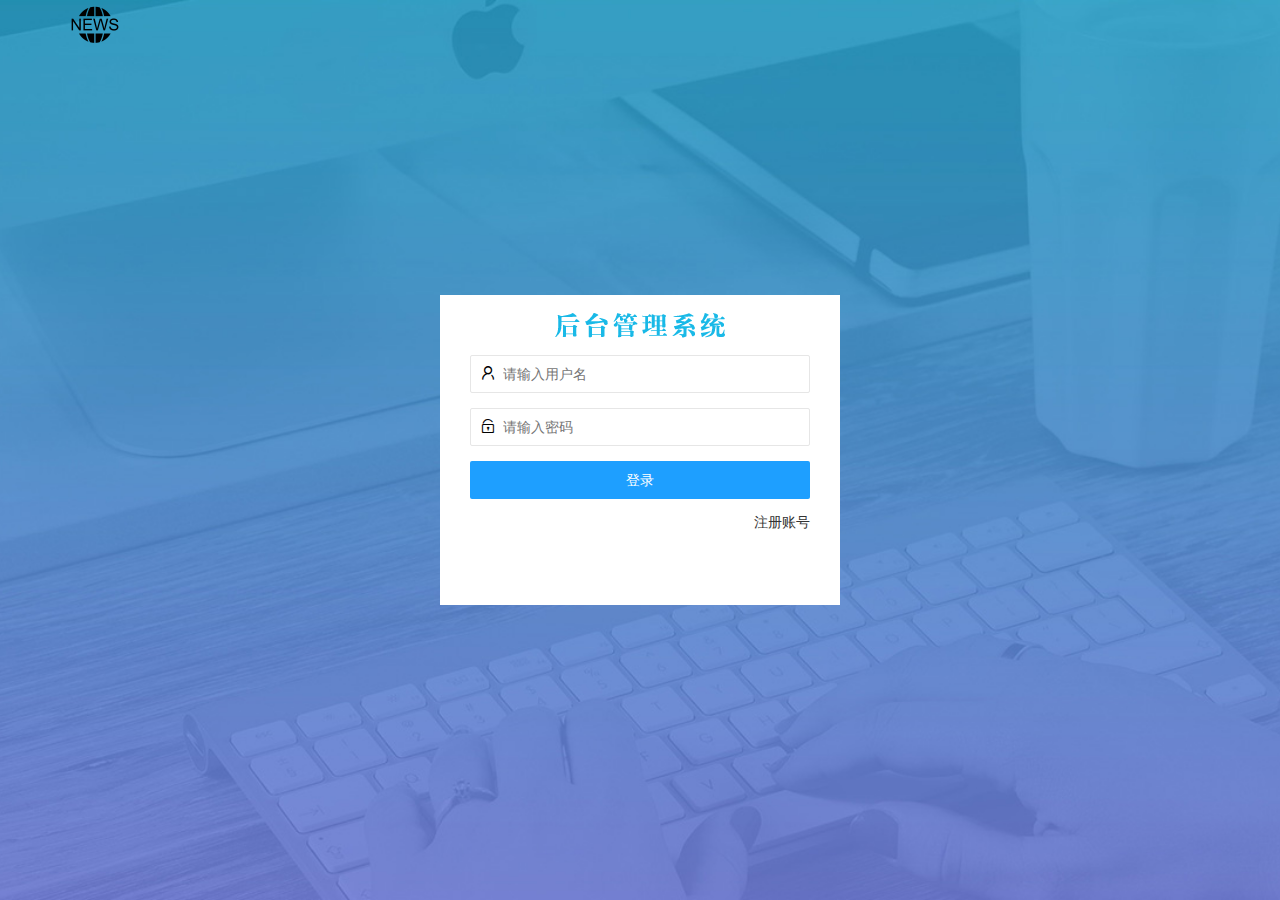
<file: login.html>
<!DOCTYPE html>
<html lang="en">

<head>
    <meta charset="UTF-8">
    <meta http-equiv="X-UA-Compatible" content="IE=edge">
    <meta name="viewport" content="width=device-width, initial-scale=1.0">
    <link rel="stylesheet" href="assets/css/login.css">
    <link rel="stylesheet" href="assets/lib/layui/css/layui.css">
    <script src="https://cdn.bootcdn.net/ajax/libs/axios/0.21.1/axios.min.js"></script>
    <title>event</title>
</head>

<body>
    <!-- logo区 -->
    <div class="layui-main logo">
        <img src="assets/images/news.png" alt="">
    </div>
    <!-- 登录区 -->
    <div class="loginAndRegBox">
        <div class="title-box"></div>
        <!-- 登录div -->
        <div class="login-box">
            <form class="layui-form" id="form-login">
                <!-- 用户名 -->
                <div class="layui-form-item">
                    <i class="layui-icon layui-icon-face-smile layui-icon-username"></i>
                    <input type="text" name="username" required lay-verify="required" placeholder="请输入用户名" autocomplete="off" class="layui-input">
                </div>
                <!--密码 -->
                <div class="layui-form-item">
                    <i class="layui-icon layui-icon-face-smile layui-icon-password"></i>
                    <input type="password" name="password" required lay-verify="required|pwd" placeholder="请输入密码" autocomplete="off" class="layui-input">
                </div>
                <!--登录 -->
                <div class="layui-form-item">
                    <button class="layui-btn layui-btn-fluid layui-btn-normal" lay-submit>登录</button>
                </div>
                <div class="layui-form-item links">
                    <a href="javascript:;" id="link-reg">注册账号</a>
                </div>
            </form>
        </div>
        <!-- 注册div -->
        <div class="reg-box">
            <form class="layui-form" id="form-reg">
                <!-- 用户名 -->
                <div class="layui-form-item">
                    <i class="layui-icon layui-icon-face-smile layui-icon-username"></i>
                    <input type="text" name="username" required lay-verify="required" placeholder="请输入用户名" autocomplete="off" class="layui-input">
                </div>
                <!--密码 -->
                <div class="layui-form-item">
                    <i class="layui-icon layui-icon-face-smile layui-icon-password"></i>
                    <input type="password" name="password" required lay-verify="required|pwd" placeholder="请输入密码" autocomplete="off" class="layui-input">
                </div>
                <!--再次确认密码 -->
                <div class="layui-form-item">
                    <i class="layui-icon layui-icon-face-smile layui-icon-password"></i>
                    <input type="password" name="repassword" required lay-verify="required|pwd|repwd" placeholder="再次确认密码" autocomplete="off" class="layui-input">
                </div>
                <div class="layui-form-item">
                    <button class="layui-btn layui-btn-fluid layui-btn-normal" lay-submit>注册</button>
                </div>
                <div class="layui-form-item links">
                    <a href="javascript:;" id="link-login">已有账号?去登录</a>
                </div>
            </form>
        </div>
    </div>
    <script src="./assets/lib/layui/layui.all.js"></script>
    <script src="./assets/lib/jquery.js"></script>
    <script src="./assets/js/baseAPI.js"></script>
    <script src="./assets/js/login.js"></script>
</body>

</html>
</file>
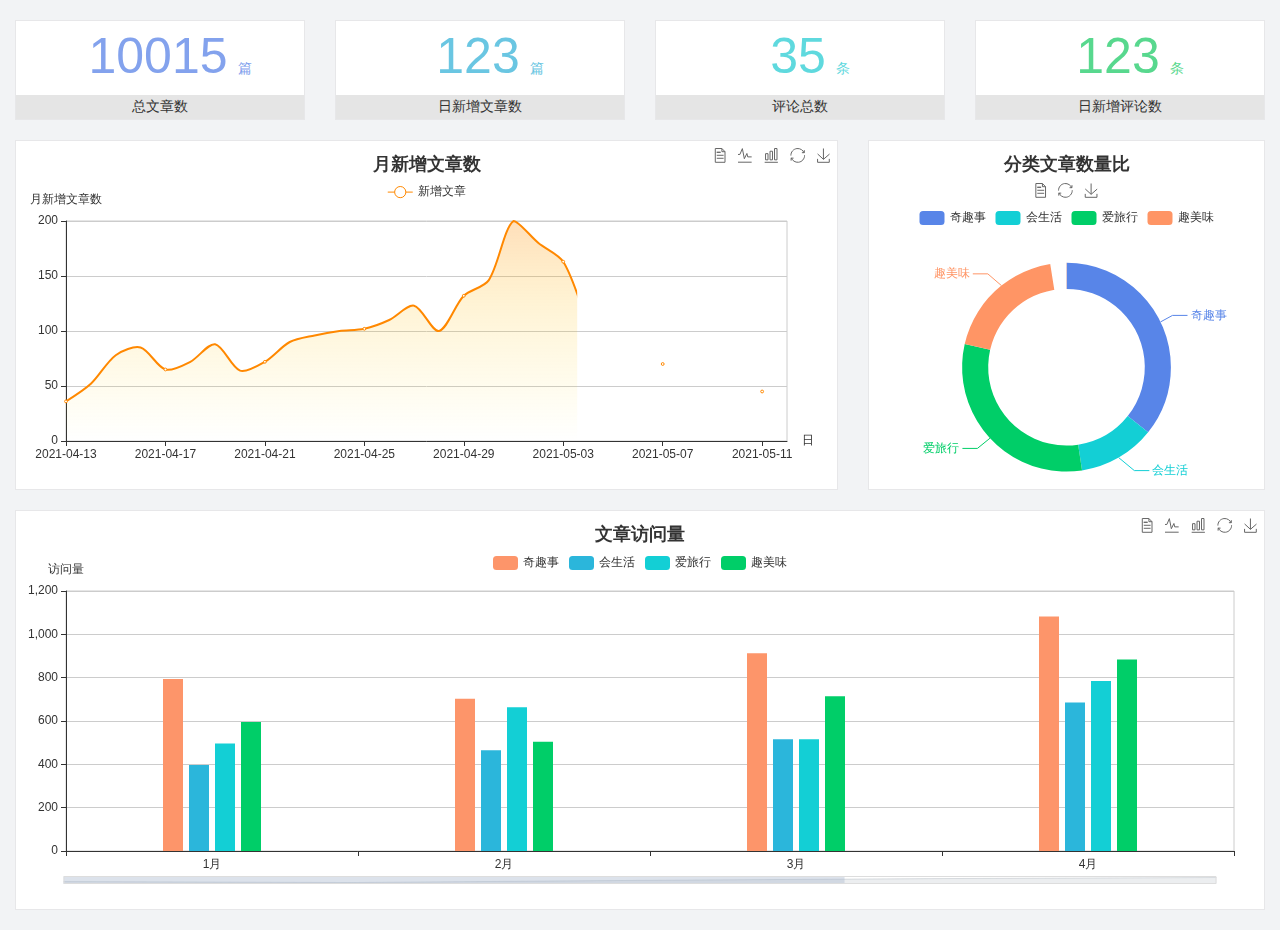
<file: home/dashboard.html>
<!DOCTYPE html>
<html lang="en">

<head>
    <meta charset="UTF-8">
    <meta name="viewport" content="width=device-width, initial-scale=1.0">
    <meta http-equiv="X-UA-Compatible" content="ie=edge">
    <title>图表统计</title>
    <link rel="stylesheet" href="../assets/lib/bootstrap.css" />
    <link rel="stylesheet" href="../assets/lib/main.css" />
    <script src="../assets/lib/jquery.js"></script>
    <script type="text/javascript" src="../assets/lib/echarts.min.js"></script>
</head>

<body>
    <div class="container-fluid">
        <div class="row spannel_list">
            <div class="col-sm-3 col-xs-6">
                <div class="spannel">
                    <em>10015</em><span>篇</span>
                    <b>总文章数</b>
                </div>
            </div>
            <div class="col-sm-3 col-xs-6">
                <div class="spannel scolor01">
                    <em>123</em><span>篇</span>
                    <b>日新增文章数</b>
                </div>
            </div>
            <div class="col-sm-3 col-xs-6">
                <div class="spannel scolor02">
                    <em>35</em><span>条</span>
                    <b>评论总数</b>
                </div>
            </div>
            <div class="col-sm-3 col-xs-6">
                <div class="spannel scolor03">
                    <em>123</em><span>条</span>
                    <b>日新增评论数</b>
                </div>
            </div>
        </div>
    </div>

    <div class="container-fluid">
        <div class="row curve-pie">
            <div class="col-lg-8 col-md-8">
                <div class="gragh_pannel" id="curve_show"></div>
            </div>
            <div class="col-lg-4 col-md-4">
                <div class="gragh_pannel" id="pie_show"></div>
            </div>
        </div>
    </div>

    <div class="container-fluid">
        <div class="column_pannel" id="column_show"></div>
    </div>

    <script>
        var oChart = echarts.init(document.getElementById('curve_show'));
        var aList_all = [{
            'count': 36,
            'date': '2021-04-13'
        }, {
            'count': 52,
            'date': '2021-04-14'
        }, {
            'count': 78,
            'date': '2021-04-15'
        }, {
            'count': 85,
            'date': '2021-04-16'
        }, {
            'count': 65,
            'date': '2021-04-17'
        }, {
            'count': 72,
            'date': '2021-04-18'
        }, {
            'count': 88,
            'date': '2021-04-19'
        }, {
            'count': 64,
            'date': '2021-04-20'
        }, {
            'count': 72,
            'date': '2021-04-21'
        }, {
            'count': 90,
            'date': '2021-04-22'
        }, {
            'count': 96,
            'date': '2021-04-23'
        }, {
            'count': 100,
            'date': '2021-04-24'
        }, {
            'count': 102,
            'date': '2021-04-25'
        }, {
            'count': 110,
            'date': '2021-04-26'
        }, {
            'count': 123,
            'date': '2021-04-27'
        }, {
            'count': 100,
            'date': '2021-04-28'
        }, {
            'count': 132,
            'date': '2021-04-29'
        }, {
            'count': 146,
            'date': '2021-04-30'
        }, {
            'count': 200,
            'date': '2021-05-01'
        }, {
            'count': 180,
            'date': '2021-05-02'
        }, {
            'count': 163,
            'date': '2021-05-03'
        }, {
            'count': 110,
            'date': '2021-05-04'
        }, {
            'count': 80,
            'date': '2021-05-05'
        }, {
            'count': 82,
            'date': '2021-05-06'
        }, {
            'count': 70,
            'date': '2021-05-07'
        }, {
            'count': 65,
            'date': '2021-05-08'
        }, {
            'count': 54,
            'date': '2021-05-09'
        }, {
            'count': 40,
            'date': '2021-05-10'
        }, {
            'count': 45,
            'date': '2021-05-11'
        }, {
            'count': 38,
            'date': '2021-05-12'
        }, ];

        let aCount = [];
        let aDate = [];

        for (var i = 0; i < aList_all.length; i++) {
            aCount.push(aList_all[i].count);
            aDate.push(aList_all[i].date);
        }

        var chartopt = {
            title: {
                text: '月新增文章数',
                left: 'center',
                top: '10'
            },
            tooltip: {
                trigger: 'axis'
            },
            legend: {
                data: ['新增文章'],
                top: '40'
            },
            toolbox: {
                show: true,
                feature: {
                    mark: {
                        show: true
                    },
                    dataView: {
                        show: true,
                        readOnly: false
                    },
                    magicType: {
                        show: true,
                        type: ['line', 'bar']
                    },
                    restore: {
                        show: true
                    },
                    saveAsImage: {
                        show: true
                    }
                }
            },
            calculable: true,
            xAxis: [{
                name: '日',
                type: 'category',
                boundaryGap: false,
                data: aDate
            }],
            yAxis: [{
                name: '月新增文章数',
                type: 'value'
            }],
            series: [{
                name: '新增文章',
                type: 'line',
                smooth: true,
                itemStyle: {
                    normal: {
                        areaStyle: {
                            type: 'default'
                        },
                        color: '#f80'
                    },
                    lineStyle: {
                        color: '#f80'
                    }
                },
                data: aCount
            }],
            areaStyle: {
                normal: {
                    color: new echarts.graphic.LinearGradient(0, 0, 0, 1, [{
                        offset: 0,
                        color: 'rgba(255,136,0,0.39)'
                    }, {
                        offset: .34,
                        color: 'rgba(255,180,0,0.25)'
                    }, {
                        offset: 1,
                        color: 'rgba(255,222,0,0.00)'
                    }])

                }
            },
            grid: {
                show: true,
                x: 50,
                x2: 50,
                y: 80,
                height: 220
            }
        };

        oChart.setOption(chartopt);


        var oPie = echarts.init(document.getElementById('pie_show'));
        var oPieopt = {
            title: {
                top: 10,
                text: '分类文章数量比',
                x: 'center'
            },
            tooltip: {
                trigger: 'item',
                formatter: "{a} <br/>{b} : {c} ({d}%)"
            },
            color: ['#5885e8', '#13cfd5', '#00ce68', '#ff9565'],
            legend: {
                x: 'center',
                top: 65,
                data: ['奇趣事', '会生活', '爱旅行', '趣美味']
            },
            toolbox: {
                show: true,
                x: 'center',
                top: 35,
                feature: {
                    mark: {
                        show: true
                    },
                    dataView: {
                        show: true,
                        readOnly: false
                    },
                    magicType: {
                        show: true,
                        type: ['pie', 'funnel'],
                        option: {
                            funnel: {
                                x: '25%',
                                width: '50%',
                                funnelAlign: 'left',
                                max: 1548
                            }
                        }
                    },
                    restore: {
                        show: true
                    },
                    saveAsImage: {
                        show: true
                    }
                }
            },
            calculable: true,
            series: [{
                name: '访问来源',
                type: 'pie',
                radius: ['45%', '60%'],
                center: ['50%', '65%'],
                data: [{
                    value: 300,
                    name: '奇趣事'
                }, {
                    value: 100,
                    name: '会生活'
                }, {
                    value: 260,
                    name: '爱旅行'
                }, {
                    value: 180,
                    name: '趣美味'
                }]
            }]
        };
        oPie.setOption(oPieopt);



        var oColumn = this.echarts.init(document.getElementById('column_show'));
        var oColumnopt = {
            title: {
                text: '文章访问量',
                left: 'center',
                top: '10'
            },
            tooltip: {
                trigger: 'axis'
            },
            legend: {
                data: ['奇趣事', '会生活', '爱旅行', '趣美味'],
                top: '40'
            },
            toolbox: {
                show: true,
                feature: {
                    mark: {
                        show: true
                    },
                    dataView: {
                        show: true,
                        readOnly: false
                    },
                    magicType: {
                        show: true,
                        type: ['line', 'bar']
                    },
                    restore: {
                        show: true
                    },
                    saveAsImage: {
                        show: true
                    }
                }
            },
            calculable: true,
            xAxis: [{
                type: 'category',
                data: ['1月', '2月', '3月', '4月', '5月']
            }],
            yAxis: [{
                name: '访问量',
                type: 'value'
            }],
            series: [{
                name: '奇趣事',
                type: 'bar',
                barWidth: 20,
                itemStyle: {
                    normal: {
                        areaStyle: {
                            type: 'default'
                        },
                        color: '#fd956a'
                    }
                },
                data: [800, 708, 920, 1090, 1200]
            }, {
                name: '会生活',
                type: 'bar',
                barWidth: 20,
                itemStyle: {
                    normal: {
                        areaStyle: {
                            type: 'default'
                        },
                        color: '#2bb6db'
                    }
                },
                data: [400, 468, 520, 690, 800]
            }, {
                name: '爱旅行',
                type: 'bar',
                barWidth: 20,
                itemStyle: {
                    normal: {
                        areaStyle: {
                            type: 'default'
                        },
                        color: '#13cfd5'
                    }
                },
                data: [500, 668, 520, 790, 900]
            }, {
                name: '趣美味',
                type: 'bar',
                barWidth: 20,
                itemStyle: {
                    normal: {
                        areaStyle: {
                            type: 'default'
                        },
                        color: '#00ce68'
                    }
                },
                data: [600, 508, 720, 890, 1000]
            }],
            grid: {
                show: true,
                x: 50,
                x2: 30,
                y: 80,
                height: 260
            },
            dataZoom: [ //给x轴设置滚动条
                {
                    start: 0, //默认为0
                    end: 100 - 1000 / 31, //默认为100
                    type: 'slider',
                    show: true,
                    xAxisIndex: [0],
                    handleSize: 0, //滑动条的 左右2个滑动条的大小
                    height: 8, //组件高度
                    left: 45, //左边的距离
                    right: 50, //右边的距离
                    bottom: 26, //右边的距离
                    handleColor: '#ddd', //h滑动图标的颜色
                    handleStyle: {
                        borderColor: "#cacaca",
                        borderWidth: "1",
                        shadowBlur: 2,
                        background: "#ddd",
                        shadowColor: "#ddd",
                    }
                }
            ]
        };
        oColumn.setOption(oColumnopt);
    </script>
</body>

</html>
</file>
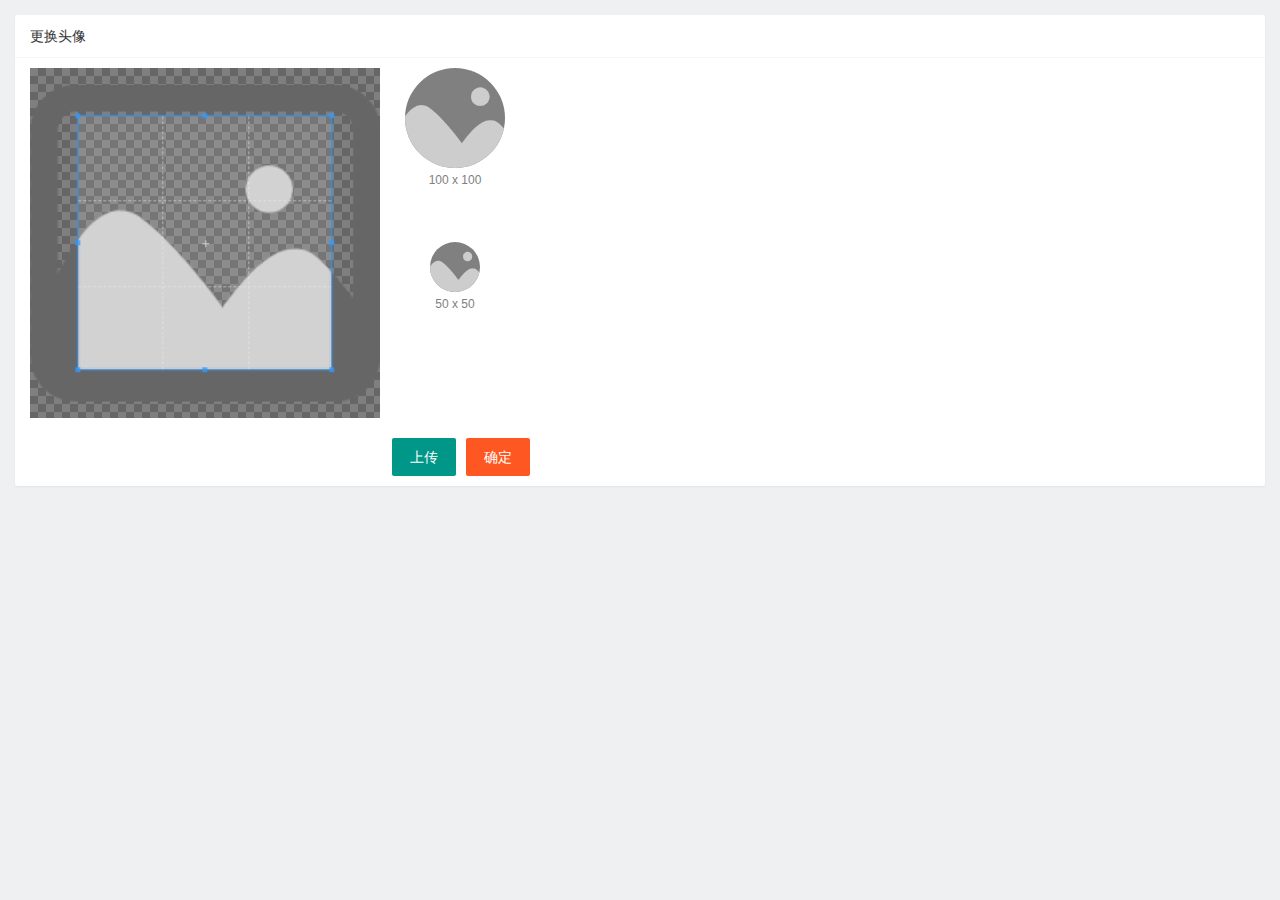
<file: user/user_avatar.htm>
<!DOCTYPE html>
<html lang="en">

<head>
    <meta charset="UTF-8">
    <meta http-equiv="X-UA-Compatible" content="IE=edge">
    <meta name="viewport" content="width=device-width, initial-scale=1.0">
    <link rel="stylesheet" href="../assets/lib/layui/css/layui.css">
    <link rel="stylesheet" href="../assets/css/user_avatar.css">
    <link rel="stylesheet" href="../assets/lib/cropper/cropper.css">
    <title>avatar</title>
</head>

<body>
    <!--面板 -->
    <div class="layui-card">
        <div class="layui-card-header">更换头像</div>
        <div class="layui-card-body">
            <!-- 第一行的图片裁剪和预览区域 -->
            <div class="row1">
                <!-- 图片裁剪区域 -->
                <div class="cropper-box">
                    <!-- 这个 img 标签很重要，将来会把它初始化为裁剪区域 -->
                    <img id="image" src="../assets/images/pic.png" />
                </div>
                <!-- 图片的预览区域 -->
                <div class="preview-box">
                    <div>
                        <!-- 宽高为 100px 的预览区域 -->
                        <div class="img-preview w100"></div>
                        <p class="size">100 x 100</p>
                    </div>
                    <div>
                        <!-- 宽高为 50px 的预览区域 -->
                        <div class="img-preview w50"></div>
                        <p class="size">50 x 50</p>
                    </div>
                </div>
            </div>

            <!-- 第二行的按钮区域 -->
            <div class="row2">
                <!-- accept为允许上传文件类型 -->
                <input type="file" name="file" id="file" accept="image/png,image/jpeg">
                <button type="button" class="layui-btn btnChooseImg">上传</button>
                <button type="button" class="layui-btn layui-btn-danger btnUpload">确定</button>
            </div>
        </div>
    </div>

    <script src="../assets/lib/layui/layui.all.js"></script>
    <script src="../assets/lib/jquery.js"></script>
    <!--baseAPI在 index.js之前 -->
    <script src="../assets/js/baseAPI.js"></script>
    <script src="../assets/lib/cropper/Cropper.js"></script>
    <script src="../assets/lib/cropper/jquery-cropper.js"></script>
    <script src="../assets/js/user_avatar.js"></script>
</body>

</html>
</file>
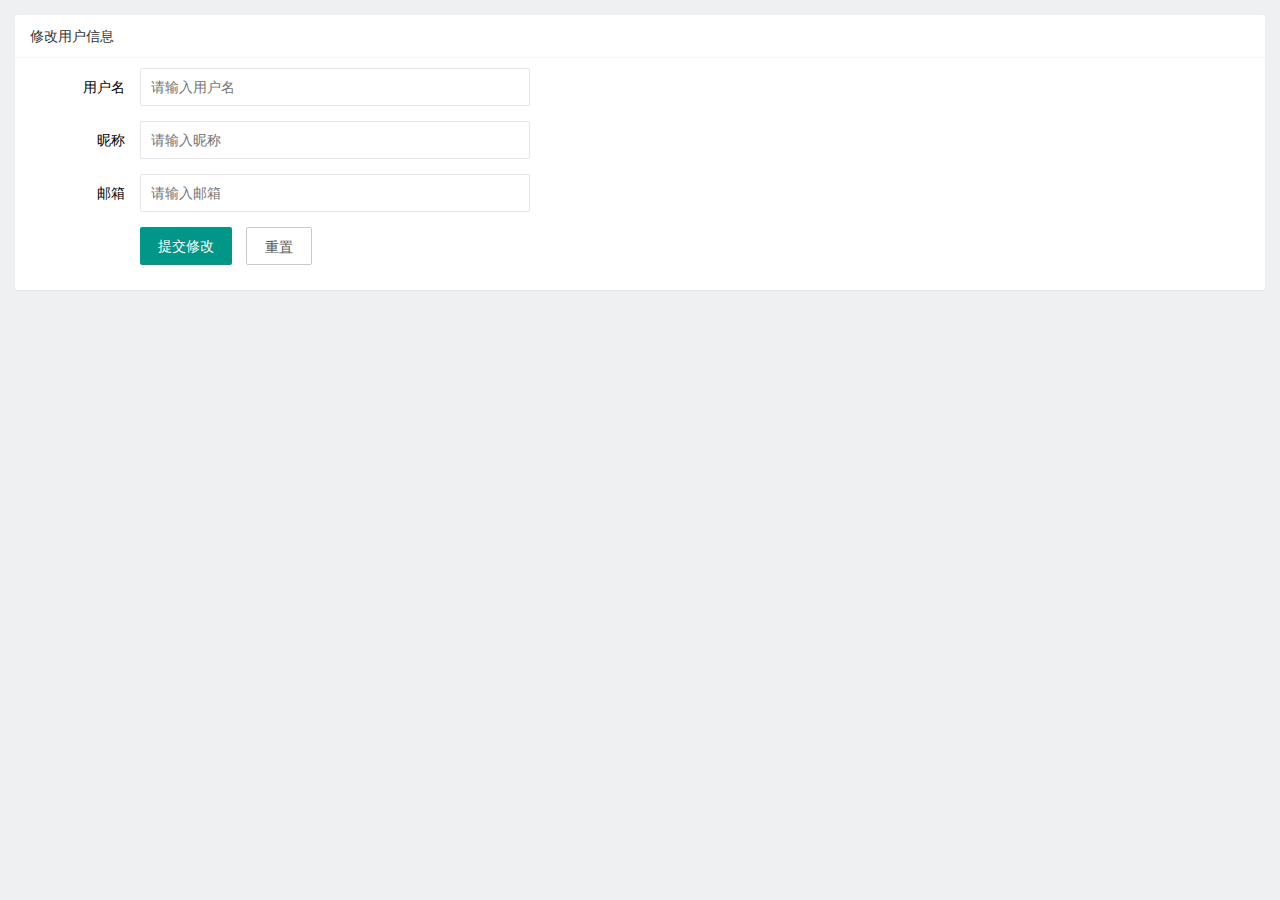
<file: user/user_info.html>
<!DOCTYPE html>
<html lang="en">

<head>
    <meta charset="UTF-8">
    <meta http-equiv="X-UA-Compatible" content="IE=edge">
    <meta name="viewport" content="width=device-width, initial-scale=1.0">
    <link rel="stylesheet" href="../assets/lib/layui/css/layui.css">
    <link rel="stylesheet" href="../assets/css/user_info.css">
    <title>user</title>
</head>

<body>
    <!-- 卡片 -->
    <div class="layui-card">
        <div class="layui-card-header">修改用户信息</div>
        <div class="layui-card-body">
            <form class="layui-form" lay-filter="userFormInfo">
                <div class="layui-form-item">
                    <label class="layui-form-label">用户名</label>
                    <div class="layui-input-block">
                        <input type="text" name="username" required lay-verify="required" placeholder="请输入用户名" autocomplete="off" class="layui-input username" readonly>
                    </div>
                </div>
                <div class="layui-form-item">
                    <label class="layui-form-label">昵称</label>
                    <div class="layui-input-block">
                        <input type="text" name="nickname" required lay-verify="required|nickname" placeholder="请输入昵称" autocomplete="off" class="layui-input nickname">
                    </div>
                </div>
                <div class="layui-form-item">
                    <label class="layui-form-label">邮箱</label>
                    <div class="layui-input-block">
                        <input type="text" name="email" required lay-verify="required|email" placeholder="请输入邮箱" autocomplete="off" class="layui-input email">
                    </div>
                </div>
                <div class="layui-form-item">
                    <div class="layui-input-block">
                        <button class="layui-btn subBtn" lay-submit lay-filter="formDemo">提交修改</button>
                        <button type="reset" class="layui-btn layui-btn-primary resetBtn">重置</button>
                    </div>
                </div>
            </form>
        </div>
    </div>
    <script src="../assets/lib/layui/layui.all.js"></script>
    <script src="../assets/lib/jquery.js"></script>
    <!--baseAPI在 index.js之前 -->
    <script src="../assets/js/baseAPI.js"></script>
    <script src="../assets/js/user_info.js"></script>
</body>

</html>
</file>
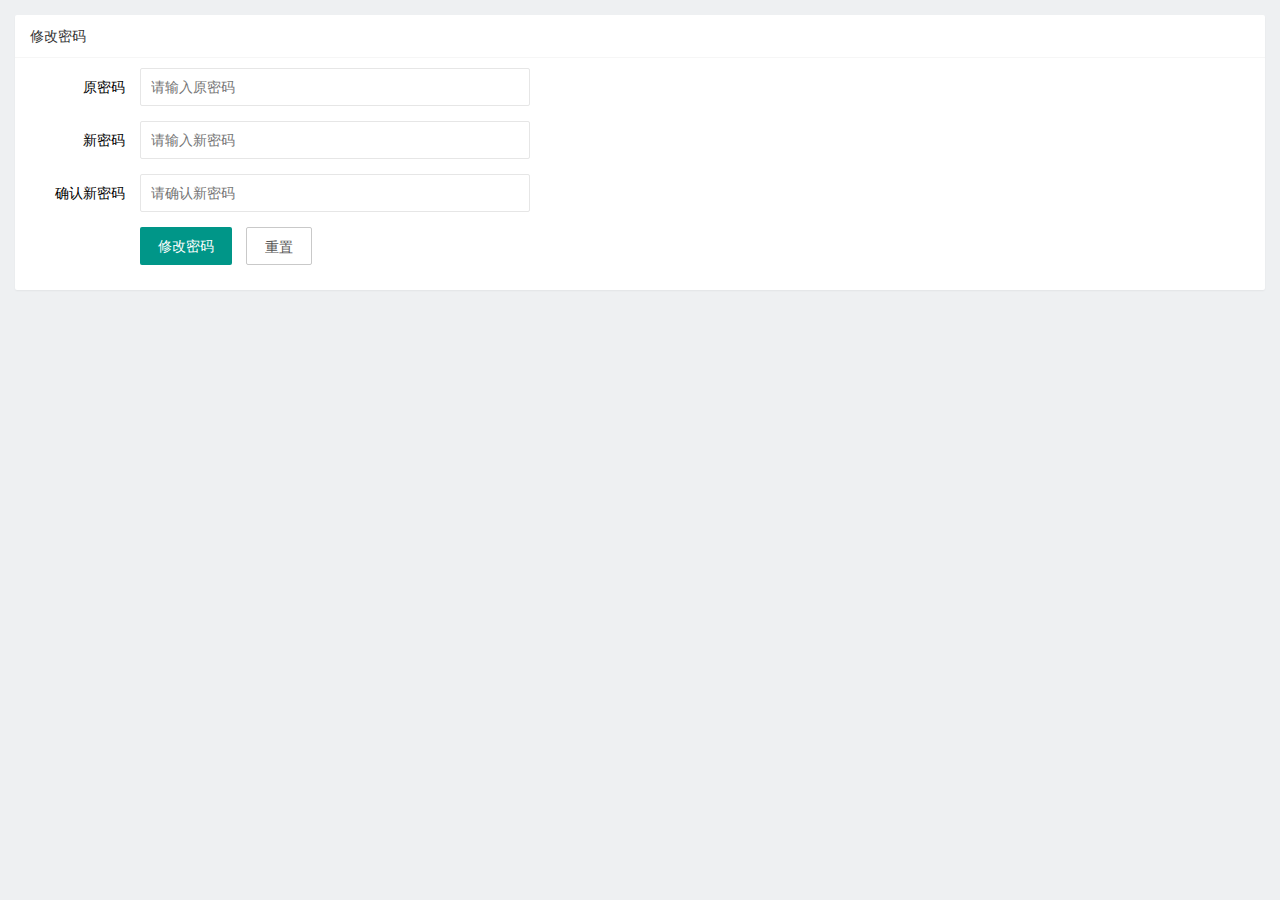
<file: user/user_psw.html>
<!DOCTYPE html>
<html lang="en">

<head>
    <meta charset="UTF-8">
    <meta http-equiv="X-UA-Compatible" content="IE=edge">
    <meta name="viewport" content="width=device-width, initial-scale=1.0">
    <link rel="stylesheet" href="../assets/lib/layui/css/layui.css">
    <link rel="stylesheet" href="../assets/css/user_psw.css">
    <title>psw</title>
</head>

<body>
    <div class="layui-card">
        <div class="layui-card-header">修改密码</div>
        <div class="layui-card-body">
            <form class="layui-form">
                <div class="layui-form-item">
                    <label class="layui-form-label">原密码</label>
                    <div class="layui-input-block">
                        <input type="password" name="oldPwd" required lay-verify="required|pass" placeholder="请输入原密码" autocomplete="off" class="layui-input oldPsw">
                    </div>
                </div>
                <div class="layui-form-item">
                    <label class="layui-form-label">新密码</label>
                    <div class="layui-input-block">
                        <input type="password" name="newPwd" required lay-verify="required|pass|samepsw" placeholder="请输入新密码" autocomplete="off" class="layui-input newPsw">
                    </div>
                </div>
                <div class="layui-form-item">
                    <label class="layui-form-label">确认新密码</label>
                    <div class="layui-input-block">
                        <input type="password" name="repass" required lay-verify="required|pass|repass" placeholder="请确认新密码" autocomplete="off" class="layui-input">
                    </div>
                </div>
                <div class="layui-form-item">
                    <div class="layui-input-block">
                        <button class="layui-btn subBtn" lay-submit lay-filter="formDemo">修改密码</button>
                        <button type="reset" class="layui-btn layui-btn-primary resetBtn">重置</button>
                    </div>
                </div>
            </form>
        </div>
    </div>
    <script src="../assets/lib/layui/layui.all.js"></script>
    <script src="../assets/lib/jquery.js"></script>
    <!--baseAPI在 index.js之前 -->
    <script src="../assets/js/baseAPI.js"></script>
    <script src="../assets/js/user_psw.js"></script>
</body>

</html>
</file>
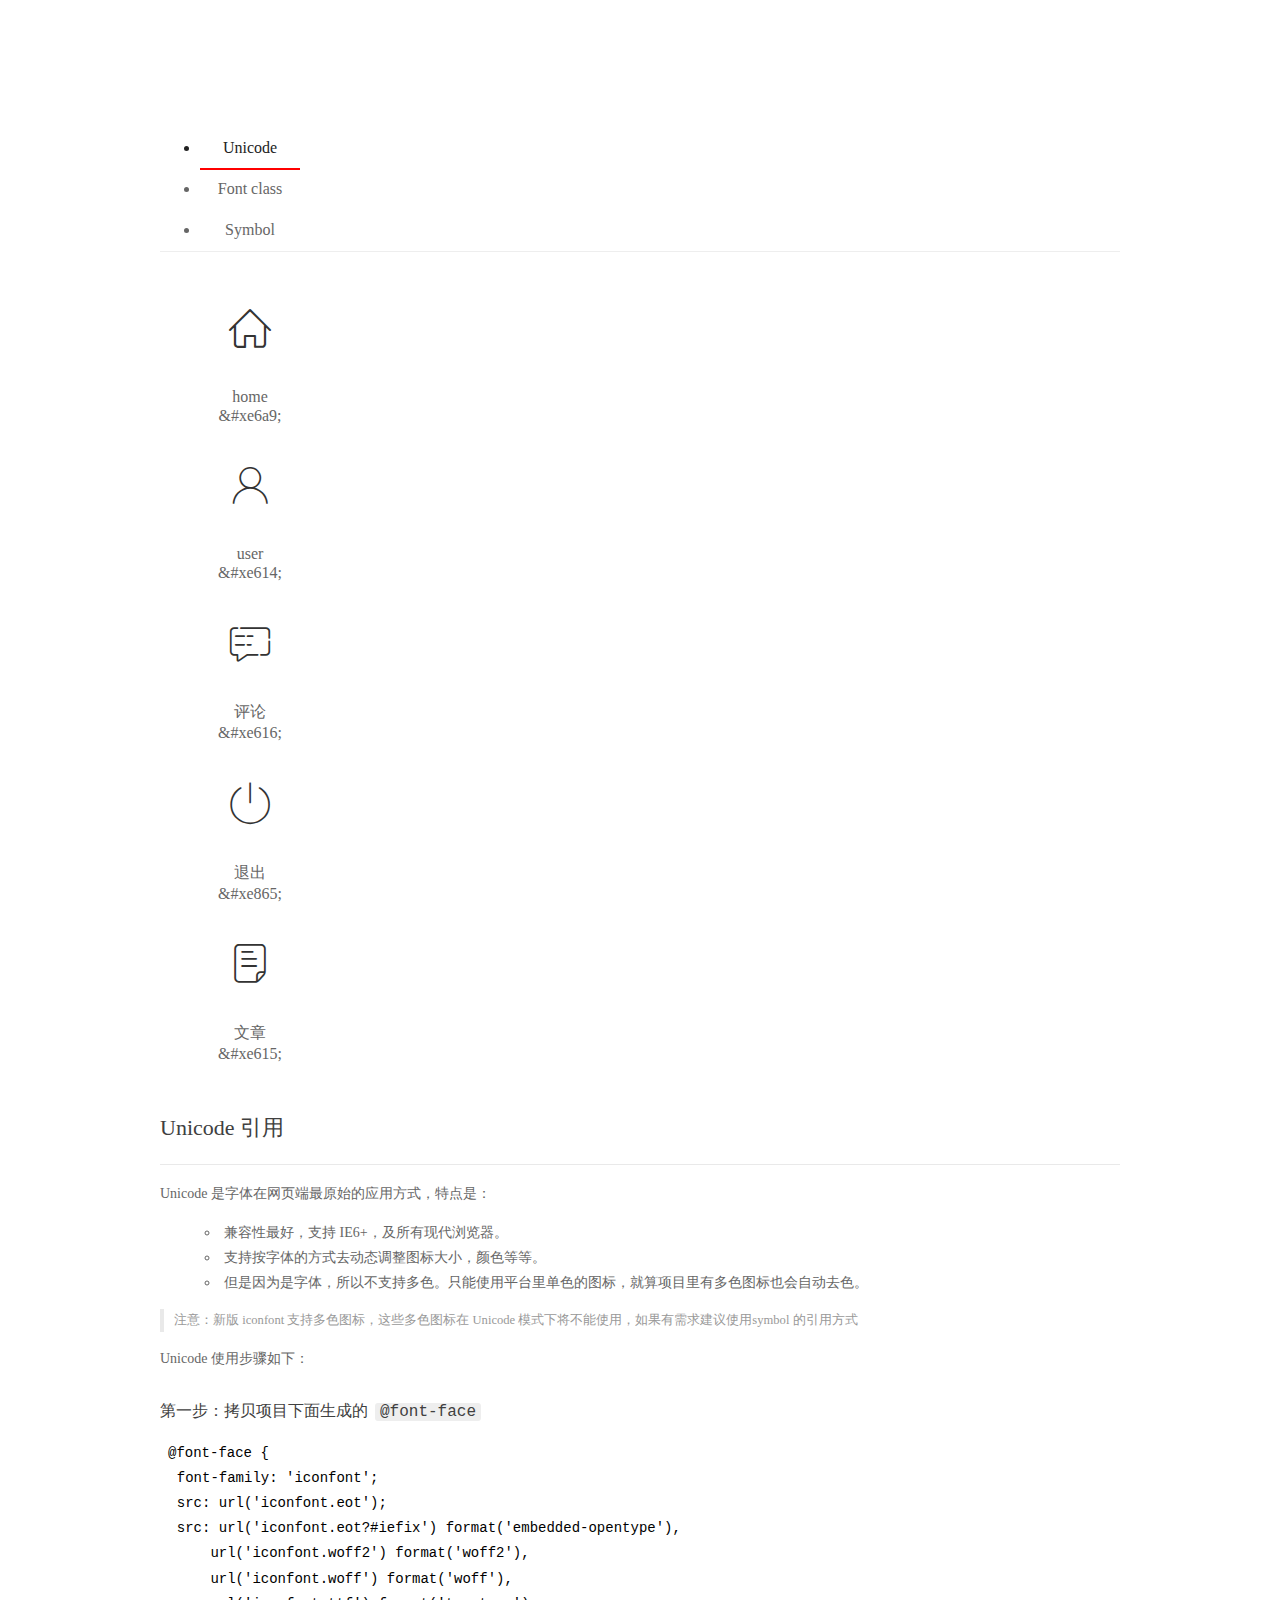
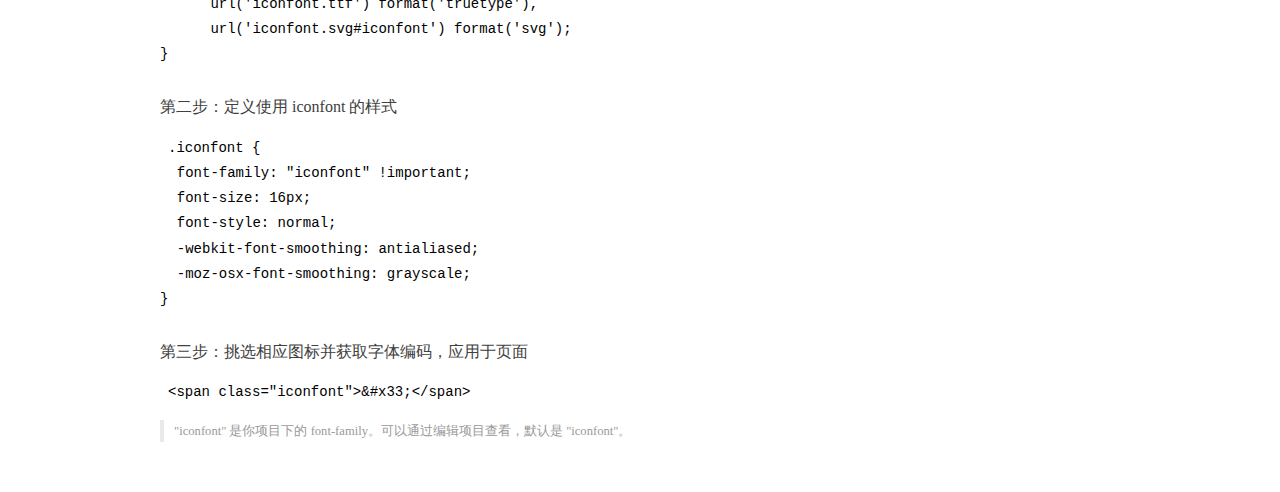
<file: assets/fonts/demo_index.html>
<!DOCTYPE html>
<html>
<head>
  <meta charset="utf-8"/>
  <title>IconFont Demo</title>
  <link rel="shortcut icon" href="https://gtms04.alicdn.com/tps/i4/TB1_oz6GVXXXXaFXpXXJDFnIXXX-64-64.ico" type="image/x-icon"/>
  <link rel="stylesheet" href="https://g.alicdn.com/thx/cube/1.3.2/cube.min.css">
  <link rel="stylesheet" href="demo.css">
  <link rel="stylesheet" href="iconfont.css">
  <script src="iconfont.js"></script>
  <!-- jQuery -->
  <script src="https://a1.alicdn.com/oss/uploads/2018/12/26/7bfddb60-08e8-11e9-9b04-53e73bb6408b.js"></script>
  <!-- 代码高亮 -->
  <script src="https://a1.alicdn.com/oss/uploads/2018/12/26/a3f714d0-08e6-11e9-8a15-ebf944d7534c.js"></script>
</head>
<body>
  <div class="main">
    <h1 class="logo"><a href="https://www.iconfont.cn/" title="iconfont 首页" target="_blank">&#xe86b;</a></h1>
    <div class="nav-tabs">
      <ul id="tabs" class="dib-box">
        <li class="dib active"><span>Unicode</span></li>
        <li class="dib"><span>Font class</span></li>
        <li class="dib"><span>Symbol</span></li>
      </ul>
      
    </div>
    <div class="tab-container">
      <div class="content unicode" style="display: block;">
          <ul class="icon_lists dib-box">
          
            <li class="dib">
              <span class="icon iconfont">&#xe6a9;</span>
                <div class="name">home</div>
                <div class="code-name">&amp;#xe6a9;</div>
              </li>
          
            <li class="dib">
              <span class="icon iconfont">&#xe614;</span>
                <div class="name">user</div>
                <div class="code-name">&amp;#xe614;</div>
              </li>
          
            <li class="dib">
              <span class="icon iconfont">&#xe616;</span>
                <div class="name">评论</div>
                <div class="code-name">&amp;#xe616;</div>
              </li>
          
            <li class="dib">
              <span class="icon iconfont">&#xe865;</span>
                <div class="name">退出</div>
                <div class="code-name">&amp;#xe865;</div>
              </li>
          
            <li class="dib">
              <span class="icon iconfont">&#xe615;</span>
                <div class="name">文章</div>
                <div class="code-name">&amp;#xe615;</div>
              </li>
          
          </ul>
          <div class="article markdown">
          <h2 id="unicode-">Unicode 引用</h2>
          <hr>

          <p>Unicode 是字体在网页端最原始的应用方式，特点是：</p>
          <ul>
            <li>兼容性最好，支持 IE6+，及所有现代浏览器。</li>
            <li>支持按字体的方式去动态调整图标大小，颜色等等。</li>
            <li>但是因为是字体，所以不支持多色。只能使用平台里单色的图标，就算项目里有多色图标也会自动去色。</li>
          </ul>
          <blockquote>
            <p>注意：新版 iconfont 支持多色图标，这些多色图标在 Unicode 模式下将不能使用，如果有需求建议使用symbol 的引用方式</p>
          </blockquote>
          <p>Unicode 使用步骤如下：</p>
          <h3 id="-font-face">第一步：拷贝项目下面生成的 <code>@font-face</code></h3>
<pre><code class="language-css"
>@font-face {
  font-family: 'iconfont';
  src: url('iconfont.eot');
  src: url('iconfont.eot?#iefix') format('embedded-opentype'),
      url('iconfont.woff2') format('woff2'),
      url('iconfont.woff') format('woff'),
      url('iconfont.ttf') format('truetype'),
      url('iconfont.svg#iconfont') format('svg');
}
</code></pre>
          <h3 id="-iconfont-">第二步：定义使用 iconfont 的样式</h3>
<pre><code class="language-css"
>.iconfont {
  font-family: "iconfont" !important;
  font-size: 16px;
  font-style: normal;
  -webkit-font-smoothing: antialiased;
  -moz-osx-font-smoothing: grayscale;
}
</code></pre>
          <h3 id="-">第三步：挑选相应图标并获取字体编码，应用于页面</h3>
<pre>
<code class="language-html"
>&lt;span class="iconfont"&gt;&amp;#x33;&lt;/span&gt;
</code></pre>
          <blockquote>
            <p>"iconfont" 是你项目下的 font-family。可以通过编辑项目查看，默认是 "iconfont"。</p>
          </blockquote>
          </div>
      </div>
      <div class="content font-class">
        <ul class="icon_lists dib-box">
          
          <li class="dib">
            <span class="icon iconfont icon-home"></span>
            <div class="name">
              home
            </div>
            <div class="code-name">.icon-home
            </div>
          </li>
          
          <li class="dib">
            <span class="icon iconfont icon-user"></span>
            <div class="name">
              user
            </div>
            <div class="code-name">.icon-user
            </div>
          </li>
          
          <li class="dib">
            <span class="icon iconfont icon-pinglun"></span>
            <div class="name">
              评论
            </div>
            <div class="code-name">.icon-pinglun
            </div>
          </li>
          
          <li class="dib">
            <span class="icon iconfont icon-tuichu"></span>
            <div class="name">
              退出
            </div>
            <div class="code-name">.icon-tuichu
            </div>
          </li>
          
          <li class="dib">
            <span class="icon iconfont icon-16"></span>
            <div class="name">
              文章
            </div>
            <div class="code-name">.icon-16
            </div>
          </li>
          
        </ul>
        <div class="article markdown">
        <h2 id="font-class-">font-class 引用</h2>
        <hr>

        <p>font-class 是 Unicode 使用方式的一种变种，主要是解决 Unicode 书写不直观，语意不明确的问题。</p>
        <p>与 Unicode 使用方式相比，具有如下特点：</p>
        <ul>
          <li>兼容性良好，支持 IE8+，及所有现代浏览器。</li>
          <li>相比于 Unicode 语意明确，书写更直观。可以很容易分辨这个 icon 是什么。</li>
          <li>因为使用 class 来定义图标，所以当要替换图标时，只需要修改 class 里面的 Unicode 引用。</li>
          <li>不过因为本质上还是使用的字体，所以多色图标还是不支持的。</li>
        </ul>
        <p>使用步骤如下：</p>
        <h3 id="-fontclass-">第一步：引入项目下面生成的 fontclass 代码：</h3>
<pre><code class="language-html">&lt;link rel="stylesheet" href="./iconfont.css"&gt;
</code></pre>
        <h3 id="-">第二步：挑选相应图标并获取类名，应用于页面：</h3>
<pre><code class="language-html">&lt;span class="iconfont icon-xxx"&gt;&lt;/span&gt;
</code></pre>
        <blockquote>
          <p>"
            iconfont" 是你项目下的 font-family。可以通过编辑项目查看，默认是 "iconfont"。</p>
        </blockquote>
      </div>
      </div>
      <div class="content symbol">
          <ul class="icon_lists dib-box">
          
            <li class="dib">
                <svg class="icon svg-icon" aria-hidden="true">
                  <use xlink:href="#icon-home"></use>
                </svg>
                <div class="name">home</div>
                <div class="code-name">#icon-home</div>
            </li>
          
            <li class="dib">
                <svg class="icon svg-icon" aria-hidden="true">
                  <use xlink:href="#icon-user"></use>
                </svg>
                <div class="name">user</div>
                <div class="code-name">#icon-user</div>
            </li>
          
            <li class="dib">
                <svg class="icon svg-icon" aria-hidden="true">
                  <use xlink:href="#icon-pinglun"></use>
                </svg>
                <div class="name">评论</div>
                <div class="code-name">#icon-pinglun</div>
            </li>
          
            <li class="dib">
                <svg class="icon svg-icon" aria-hidden="true">
                  <use xlink:href="#icon-tuichu"></use>
                </svg>
                <div class="name">退出</div>
                <div class="code-name">#icon-tuichu</div>
            </li>
          
            <li class="dib">
                <svg class="icon svg-icon" aria-hidden="true">
                  <use xlink:href="#icon-16"></use>
                </svg>
                <div class="name">文章</div>
                <div class="code-name">#icon-16</div>
            </li>
          
          </ul>
          <div class="article markdown">
          <h2 id="symbol-">Symbol 引用</h2>
          <hr>

          <p>这是一种全新的使用方式，应该说这才是未来的主流，也是平台目前推荐的用法。相关介绍可以参考这篇<a href="">文章</a>
            这种用法其实是做了一个 SVG 的集合，与另外两种相比具有如下特点：</p>
          <ul>
            <li>支持多色图标了，不再受单色限制。</li>
            <li>通过一些技巧，支持像字体那样，通过 <code>font-size</code>, <code>color</code> 来调整样式。</li>
            <li>兼容性较差，支持 IE9+，及现代浏览器。</li>
            <li>浏览器渲染 SVG 的性能一般，还不如 png。</li>
          </ul>
          <p>使用步骤如下：</p>
          <h3 id="-symbol-">第一步：引入项目下面生成的 symbol 代码：</h3>
<pre><code class="language-html">&lt;script src="./iconfont.js"&gt;&lt;/script&gt;
</code></pre>
          <h3 id="-css-">第二步：加入通用 CSS 代码（引入一次就行）：</h3>
<pre><code class="language-html">&lt;style&gt;
.icon {
  width: 1em;
  height: 1em;
  vertical-align: -0.15em;
  fill: currentColor;
  overflow: hidden;
}
&lt;/style&gt;
</code></pre>
          <h3 id="-">第三步：挑选相应图标并获取类名，应用于页面：</h3>
<pre><code class="language-html">&lt;svg class="icon" aria-hidden="true"&gt;
  &lt;use xlink:href="#icon-xxx"&gt;&lt;/use&gt;
&lt;/svg&gt;
</code></pre>
          </div>
      </div>

    </div>
  </div>
  <script>
  $(document).ready(function () {
      $('.tab-container .content:first').show()

      $('#tabs li').click(function (e) {
        var tabContent = $('.tab-container .content')
        var index = $(this).index()

        if ($(this).hasClass('active')) {
          return
        } else {
          $('#tabs li').removeClass('active')
          $(this).addClass('active')

          tabContent.hide().eq(index).fadeIn()
        }
      })
    })
  </script>
</body>
</html>
</file>
<file: assets/css/login.css>
html,
body {
    margin: 0;
    padding: 0;
    width: 100%;
    height: 100%;
    background: url(../images/login_bg.jpg) no-repeat center;
    background-size: cover;
}

.loginAndRegBox {
    width: 400px;
    height: 310px;
    background-color: #fff;
    position: absolute;
    left: 50%;
    top: 50%;
    transform: translate(-50%, -50%);
}

.title-box {
    width: 400px;
    height: 60px;
    background: url(../images/login_title.png) no-repeat center;
}

.reg-box {
    display: none;
}

.layui-form {
    padding: 0 30px;
}

.links {
    display: flex;
    justify-content: flex-end;
}

.layui-form-item {
    position: relative;
}

.layui-icon {
    position: absolute;
    left: 10px;
    top: 10px;
}

.layui-form-item .layui-input {
    padding-left: 32px;
}

.logo img {
    width: 50px;
    height: 50px;
}
</file>
<file: assets/lib/layui/css/layui.css>
/** layui-v2.5.5 MIT License By https://www.layui.com */
 .layui-inline,img{display:inline-block;vertical-align:middle}h1,h2,h3,h4,h5,h6{font-weight:400}.layui-edge,.layui-header,.layui-inline,.layui-main{position:relative}.layui-body,.layui-edge,.layui-elip{overflow:hidden}.layui-btn,.layui-edge,.layui-inline,img{vertical-align:middle}.layui-btn,.layui-disabled,.layui-icon,.layui-unselect{-moz-user-select:none;-webkit-user-select:none;-ms-user-select:none}.layui-elip,.layui-form-checkbox span,.layui-form-pane .layui-form-label{text-overflow:ellipsis;white-space:nowrap}.layui-breadcrumb,.layui-tree-btnGroup{visibility:hidden}blockquote,body,button,dd,div,dl,dt,form,h1,h2,h3,h4,h5,h6,input,li,ol,p,pre,td,textarea,th,ul{margin:0;padding:0;-webkit-tap-highlight-color:rgba(0,0,0,0)}a:active,a:hover{outline:0}img{border:none}li{list-style:none}table{border-collapse:collapse;border-spacing:0}h4,h5,h6{font-size:100%}button,input,optgroup,option,select,textarea{font-family:inherit;font-size:inherit;font-style:inherit;font-weight:inherit;outline:0}pre{white-space:pre-wrap;white-space:-moz-pre-wrap;white-space:-pre-wrap;white-space:-o-pre-wrap;word-wrap:break-word}body{line-height:24px;font:14px Helvetica Neue,Helvetica,PingFang SC,Tahoma,Arial,sans-serif}hr{height:1px;margin:10px 0;border:0;clear:both}a{color:#333;text-decoration:none}a:hover{color:#777}a cite{font-style:normal;*cursor:pointer}.layui-border-box,.layui-border-box *{box-sizing:border-box}.layui-box,.layui-box *{box-sizing:content-box}.layui-clear{clear:both;*zoom:1}.layui-clear:after{content:'\20';clear:both;*zoom:1;display:block;height:0}.layui-inline{*display:inline;*zoom:1}.layui-edge{display:inline-block;width:0;height:0;border-width:6px;border-style:dashed;border-color:transparent}.layui-edge-top{top:-4px;border-bottom-color:#999;border-bottom-style:solid}.layui-edge-right{border-left-color:#999;border-left-style:solid}.layui-edge-bottom{top:2px;border-top-color:#999;border-top-style:solid}.layui-edge-left{border-right-color:#999;border-right-style:solid}.layui-disabled,.layui-disabled:hover{color:#d2d2d2!important;cursor:not-allowed!important}.layui-circle{border-radius:100%}.layui-show{display:block!important}.layui-hide{display:none!important}@font-face{font-family:layui-icon;src:url(../font/iconfont.eot?v=250);src:url(../font/iconfont.eot?v=250#iefix) format('embedded-opentype'),url(../font/iconfont.woff2?v=250) format('woff2'),url(../font/iconfont.woff?v=250) format('woff'),url(../font/iconfont.ttf?v=250) format('truetype'),url(../font/iconfont.svg?v=250#layui-icon) format('svg')}.layui-icon{font-family:layui-icon!important;font-size:16px;font-style:normal;-webkit-font-smoothing:antialiased;-moz-osx-font-smoothing:grayscale}.layui-icon-reply-fill:before{content:"\e611"}.layui-icon-set-fill:before{content:"\e614"}.layui-icon-menu-fill:before{content:"\e60f"}.layui-icon-search:before{content:"\e615"}.layui-icon-share:before{content:"\e641"}.layui-icon-set-sm:before{content:"\e620"}.layui-icon-engine:before{content:"\e628"}.layui-icon-close:before{content:"\1006"}.layui-icon-close-fill:before{content:"\1007"}.layui-icon-chart-screen:before{content:"\e629"}.layui-icon-star:before{content:"\e600"}.layui-icon-circle-dot:before{content:"\e617"}.layui-icon-chat:before{content:"\e606"}.layui-icon-release:before{content:"\e609"}.layui-icon-list:before{content:"\e60a"}.layui-icon-chart:before{content:"\e62c"}.layui-icon-ok-circle:before{content:"\1005"}.layui-icon-layim-theme:before{content:"\e61b"}.layui-icon-table:before{content:"\e62d"}.layui-icon-right:before{content:"\e602"}.layui-icon-left:before{content:"\e603"}.layui-icon-cart-simple:before{content:"\e698"}.layui-icon-face-cry:before{content:"\e69c"}.layui-icon-face-smile:before{content:"\e6af"}.layui-icon-survey:before{content:"\e6b2"}.layui-icon-tree:before{content:"\e62e"}.layui-icon-upload-circle:before{content:"\e62f"}.layui-icon-add-circle:before{content:"\e61f"}.layui-icon-download-circle:before{content:"\e601"}.layui-icon-templeate-1:before{content:"\e630"}.layui-icon-util:before{content:"\e631"}.layui-icon-face-surprised:before{content:"\e664"}.layui-icon-edit:before{content:"\e642"}.layui-icon-speaker:before{content:"\e645"}.layui-icon-down:before{content:"\e61a"}.layui-icon-file:before{content:"\e621"}.layui-icon-layouts:before{content:"\e632"}.layui-icon-rate-half:before{content:"\e6c9"}.layui-icon-add-circle-fine:before{content:"\e608"}.layui-icon-prev-circle:before{content:"\e633"}.layui-icon-read:before{content:"\e705"}.layui-icon-404:before{content:"\e61c"}.layui-icon-carousel:before{content:"\e634"}.layui-icon-help:before{content:"\e607"}.layui-icon-code-circle:before{content:"\e635"}.layui-icon-water:before{content:"\e636"}.layui-icon-username:before{content:"\e66f"}.layui-icon-find-fill:before{content:"\e670"}.layui-icon-about:before{content:"\e60b"}.layui-icon-location:before{content:"\e715"}.layui-icon-up:before{content:"\e619"}.layui-icon-pause:before{content:"\e651"}.layui-icon-date:before{content:"\e637"}.layui-icon-layim-uploadfile:before{content:"\e61d"}.layui-icon-delete:before{content:"\e640"}.layui-icon-play:before{content:"\e652"}.layui-icon-top:before{content:"\e604"}.layui-icon-friends:before{content:"\e612"}.layui-icon-refresh-3:before{content:"\e9aa"}.layui-icon-ok:before{content:"\e605"}.layui-icon-layer:before{content:"\e638"}.layui-icon-face-smile-fine:before{content:"\e60c"}.layui-icon-dollar:before{content:"\e659"}.layui-icon-group:before{content:"\e613"}.layui-icon-layim-download:before{content:"\e61e"}.layui-icon-picture-fine:before{content:"\e60d"}.layui-icon-link:before{content:"\e64c"}.layui-icon-diamond:before{content:"\e735"}.layui-icon-log:before{content:"\e60e"}.layui-icon-rate-solid:before{content:"\e67a"}.layui-icon-fonts-del:before{content:"\e64f"}.layui-icon-unlink:before{content:"\e64d"}.layui-icon-fonts-clear:before{content:"\e639"}.layui-icon-triangle-r:before{content:"\e623"}.layui-icon-circle:before{content:"\e63f"}.layui-icon-radio:before{content:"\e643"}.layui-icon-align-center:before{content:"\e647"}.layui-icon-align-right:before{content:"\e648"}.layui-icon-align-left:before{content:"\e649"}.layui-icon-loading-1:before{content:"\e63e"}.layui-icon-return:before{content:"\e65c"}.layui-icon-fonts-strong:before{content:"\e62b"}.layui-icon-upload:before{content:"\e67c"}.layui-icon-dialogue:before{content:"\e63a"}.layui-icon-video:before{content:"\e6ed"}.layui-icon-headset:before{content:"\e6fc"}.layui-icon-cellphone-fine:before{content:"\e63b"}.layui-icon-add-1:before{content:"\e654"}.layui-icon-face-smile-b:before{content:"\e650"}.layui-icon-fonts-html:before{content:"\e64b"}.layui-icon-form:before{content:"\e63c"}.layui-icon-cart:before{content:"\e657"}.layui-icon-camera-fill:before{content:"\e65d"}.layui-icon-tabs:before{content:"\e62a"}.layui-icon-fonts-code:before{content:"\e64e"}.layui-icon-fire:before{content:"\e756"}.layui-icon-set:before{content:"\e716"}.layui-icon-fonts-u:before{content:"\e646"}.layui-icon-triangle-d:before{content:"\e625"}.layui-icon-tips:before{content:"\e702"}.layui-icon-picture:before{content:"\e64a"}.layui-icon-more-vertical:before{content:"\e671"}.layui-icon-flag:before{content:"\e66c"}.layui-icon-loading:before{content:"\e63d"}.layui-icon-fonts-i:before{content:"\e644"}.layui-icon-refresh-1:before{content:"\e666"}.layui-icon-rmb:before{content:"\e65e"}.layui-icon-home:before{content:"\e68e"}.layui-icon-user:before{content:"\e770"}.layui-icon-notice:before{content:"\e667"}.layui-icon-login-weibo:before{content:"\e675"}.layui-icon-voice:before{content:"\e688"}.layui-icon-upload-drag:before{content:"\e681"}.layui-icon-login-qq:before{content:"\e676"}.layui-icon-snowflake:before{content:"\e6b1"}.layui-icon-file-b:before{content:"\e655"}.layui-icon-template:before{content:"\e663"}.layui-icon-auz:before{content:"\e672"}.layui-icon-console:before{content:"\e665"}.layui-icon-app:before{content:"\e653"}.layui-icon-prev:before{content:"\e65a"}.layui-icon-website:before{content:"\e7ae"}.layui-icon-next:before{content:"\e65b"}.layui-icon-component:before{content:"\e857"}.layui-icon-more:before{content:"\e65f"}.layui-icon-login-wechat:before{content:"\e677"}.layui-icon-shrink-right:before{content:"\e668"}.layui-icon-spread-left:before{content:"\e66b"}.layui-icon-camera:before{content:"\e660"}.layui-icon-note:before{content:"\e66e"}.layui-icon-refresh:before{content:"\e669"}.layui-icon-female:before{content:"\e661"}.layui-icon-male:before{content:"\e662"}.layui-icon-password:before{content:"\e673"}.layui-icon-senior:before{content:"\e674"}.layui-icon-theme:before{content:"\e66a"}.layui-icon-tread:before{content:"\e6c5"}.layui-icon-praise:before{content:"\e6c6"}.layui-icon-star-fill:before{content:"\e658"}.layui-icon-rate:before{content:"\e67b"}.layui-icon-template-1:before{content:"\e656"}.layui-icon-vercode:before{content:"\e679"}.layui-icon-cellphone:before{content:"\e678"}.layui-icon-screen-full:before{content:"\e622"}.layui-icon-screen-restore:before{content:"\e758"}.layui-icon-cols:before{content:"\e610"}.layui-icon-export:before{content:"\e67d"}.layui-icon-print:before{content:"\e66d"}.layui-icon-slider:before{content:"\e714"}.layui-icon-addition:before{content:"\e624"}.layui-icon-subtraction:before{content:"\e67e"}.layui-icon-service:before{content:"\e626"}.layui-icon-transfer:before{content:"\e691"}.layui-main{width:1140px;margin:0 auto}.layui-header{z-index:1000;height:60px}.layui-header a:hover{transition:all .5s;-webkit-transition:all .5s}.layui-side{position:fixed;left:0;top:0;bottom:0;z-index:999;width:200px;overflow-x:hidden}.layui-side-scroll{position:relative;width:220px;height:100%;overflow-x:hidden}.layui-body{position:absolute;left:200px;right:0;top:0;bottom:0;z-index:998;width:auto;overflow-y:auto;box-sizing:border-box}.layui-layout-body{overflow:hidden}.layui-layout-admin .layui-header{background-color:#23262E}.layui-layout-admin .layui-side{top:60px;width:200px;overflow-x:hidden}.layui-layout-admin .layui-body{position:fixed;top:60px;bottom:44px}.layui-layout-admin .layui-main{width:auto;margin:0 15px}.layui-layout-admin .layui-footer{position:fixed;left:200px;right:0;bottom:0;height:44px;line-height:44px;padding:0 15px;background-color:#eee}.layui-layout-admin .layui-logo{position:absolute;left:0;top:0;width:200px;height:100%;line-height:60px;text-align:center;color:#009688;font-size:16px}.layui-layout-admin .layui-header .layui-nav{background:0 0}.layui-layout-left{position:absolute!important;left:200px;top:0}.layui-layout-right{position:absolute!important;right:0;top:0}.layui-container{position:relative;margin:0 auto;padding:0 15px;box-sizing:border-box}.layui-fluid{position:relative;margin:0 auto;padding:0 15px}.layui-row:after,.layui-row:before{content:'';display:block;clear:both}.layui-col-lg1,.layui-col-lg10,.layui-col-lg11,.layui-col-lg12,.layui-col-lg2,.layui-col-lg3,.layui-col-lg4,.layui-col-lg5,.layui-col-lg6,.layui-col-lg7,.layui-col-lg8,.layui-col-lg9,.layui-col-md1,.layui-col-md10,.layui-col-md11,.layui-col-md12,.layui-col-md2,.layui-col-md3,.layui-col-md4,.layui-col-md5,.layui-col-md6,.layui-col-md7,.layui-col-md8,.layui-col-md9,.layui-col-sm1,.layui-col-sm10,.layui-col-sm11,.layui-col-sm12,.layui-col-sm2,.layui-col-sm3,.layui-col-sm4,.layui-col-sm5,.layui-col-sm6,.layui-col-sm7,.layui-col-sm8,.layui-col-sm9,.layui-col-xs1,.layui-col-xs10,.layui-col-xs11,.layui-col-xs12,.layui-col-xs2,.layui-col-xs3,.layui-col-xs4,.layui-col-xs5,.layui-col-xs6,.layui-col-xs7,.layui-col-xs8,.layui-col-xs9{position:relative;display:block;box-sizing:border-box}.layui-col-xs1,.layui-col-xs10,.layui-col-xs11,.layui-col-xs12,.layui-col-xs2,.layui-col-xs3,.layui-col-xs4,.layui-col-xs5,.layui-col-xs6,.layui-col-xs7,.layui-col-xs8,.layui-col-xs9{float:left}.layui-col-xs1{width:8.33333333%}.layui-col-xs2{width:16.66666667%}.layui-col-xs3{width:25%}.layui-col-xs4{width:33.33333333%}.layui-col-xs5{width:41.66666667%}.layui-col-xs6{width:50%}.layui-col-xs7{width:58.33333333%}.layui-col-xs8{width:66.66666667%}.layui-col-xs9{width:75%}.layui-col-xs10{width:83.33333333%}.layui-col-xs11{width:91.66666667%}.layui-col-xs12{width:100%}.layui-col-xs-offset1{margin-left:8.33333333%}.layui-col-xs-offset2{margin-left:16.66666667%}.layui-col-xs-offset3{margin-left:25%}.layui-col-xs-offset4{margin-left:33.33333333%}.layui-col-xs-offset5{margin-left:41.66666667%}.layui-col-xs-offset6{margin-left:50%}.layui-col-xs-offset7{margin-left:58.33333333%}.layui-col-xs-offset8{margin-left:66.66666667%}.layui-col-xs-offset9{margin-left:75%}.layui-col-xs-offset10{margin-left:83.33333333%}.layui-col-xs-offset11{margin-left:91.66666667%}.layui-col-xs-offset12{margin-left:100%}@media screen and (max-width:768px){.layui-hide-xs{display:none!important}.layui-show-xs-block{display:block!important}.layui-show-xs-inline{display:inline!important}.layui-show-xs-inline-block{display:inline-block!important}}@media screen and (min-width:768px){.layui-container{width:750px}.layui-hide-sm{display:none!important}.layui-show-sm-block{display:block!important}.layui-show-sm-inline{display:inline!important}.layui-show-sm-inline-block{display:inline-block!important}.layui-col-sm1,.layui-col-sm10,.layui-col-sm11,.layui-col-sm12,.layui-col-sm2,.layui-col-sm3,.layui-col-sm4,.layui-col-sm5,.layui-col-sm6,.layui-col-sm7,.layui-col-sm8,.layui-col-sm9{float:left}.layui-col-sm1{width:8.33333333%}.layui-col-sm2{width:16.66666667%}.layui-col-sm3{width:25%}.layui-col-sm4{width:33.33333333%}.layui-col-sm5{width:41.66666667%}.layui-col-sm6{width:50%}.layui-col-sm7{width:58.33333333%}.layui-col-sm8{width:66.66666667%}.layui-col-sm9{width:75%}.layui-col-sm10{width:83.33333333%}.layui-col-sm11{width:91.66666667%}.layui-col-sm12{width:100%}.layui-col-sm-offset1{margin-left:8.33333333%}.layui-col-sm-offset2{margin-left:16.66666667%}.layui-col-sm-offset3{margin-left:25%}.layui-col-sm-offset4{margin-left:33.33333333%}.layui-col-sm-offset5{margin-left:41.66666667%}.layui-col-sm-offset6{margin-left:50%}.layui-col-sm-offset7{margin-left:58.33333333%}.layui-col-sm-offset8{margin-left:66.66666667%}.layui-col-sm-offset9{margin-left:75%}.layui-col-sm-offset10{margin-left:83.33333333%}.layui-col-sm-offset11{margin-left:91.66666667%}.layui-col-sm-offset12{margin-left:100%}}@media screen and (min-width:992px){.layui-container{width:970px}.layui-hide-md{display:none!important}.layui-show-md-block{display:block!important}.layui-show-md-inline{display:inline!important}.layui-show-md-inline-block{display:inline-block!important}.layui-col-md1,.layui-col-md10,.layui-col-md11,.layui-col-md12,.layui-col-md2,.layui-col-md3,.layui-col-md4,.layui-col-md5,.layui-col-md6,.layui-col-md7,.layui-col-md8,.layui-col-md9{float:left}.layui-col-md1{width:8.33333333%}.layui-col-md2{width:16.66666667%}.layui-col-md3{width:25%}.layui-col-md4{width:33.33333333%}.layui-col-md5{width:41.66666667%}.layui-col-md6{width:50%}.layui-col-md7{width:58.33333333%}.layui-col-md8{width:66.66666667%}.layui-col-md9{width:75%}.layui-col-md10{width:83.33333333%}.layui-col-md11{width:91.66666667%}.layui-col-md12{width:100%}.layui-col-md-offset1{margin-left:8.33333333%}.layui-col-md-offset2{margin-left:16.66666667%}.layui-col-md-offset3{margin-left:25%}.layui-col-md-offset4{margin-left:33.33333333%}.layui-col-md-offset5{margin-left:41.66666667%}.layui-col-md-offset6{margin-left:50%}.layui-col-md-offset7{margin-left:58.33333333%}.layui-col-md-offset8{margin-left:66.66666667%}.layui-col-md-offset9{margin-left:75%}.layui-col-md-offset10{margin-left:83.33333333%}.layui-col-md-offset11{margin-left:91.66666667%}.layui-col-md-offset12{margin-left:100%}}@media screen and (min-width:1200px){.layui-container{width:1170px}.layui-hide-lg{display:none!important}.layui-show-lg-block{display:block!important}.layui-show-lg-inline{display:inline!important}.layui-show-lg-inline-block{display:inline-block!important}.layui-col-lg1,.layui-col-lg10,.layui-col-lg11,.layui-col-lg12,.layui-col-lg2,.layui-col-lg3,.layui-col-lg4,.layui-col-lg5,.layui-col-lg6,.layui-col-lg7,.layui-col-lg8,.layui-col-lg9{float:left}.layui-col-lg1{width:8.33333333%}.layui-col-lg2{width:16.66666667%}.layui-col-lg3{width:25%}.layui-col-lg4{width:33.33333333%}.layui-col-lg5{width:41.66666667%}.layui-col-lg6{width:50%}.layui-col-lg7{width:58.33333333%}.layui-col-lg8{width:66.66666667%}.layui-col-lg9{width:75%}.layui-col-lg10{width:83.33333333%}.layui-col-lg11{width:91.66666667%}.layui-col-lg12{width:100%}.layui-col-lg-offset1{margin-left:8.33333333%}.layui-col-lg-offset2{margin-left:16.66666667%}.layui-col-lg-offset3{margin-left:25%}.layui-col-lg-offset4{margin-left:33.33333333%}.layui-col-lg-offset5{margin-left:41.66666667%}.layui-col-lg-offset6{margin-left:50%}.layui-col-lg-offset7{margin-left:58.33333333%}.layui-col-lg-offset8{margin-left:66.66666667%}.layui-col-lg-offset9{margin-left:75%}.layui-col-lg-offset10{margin-left:83.33333333%}.layui-col-lg-offset11{margin-left:91.66666667%}.layui-col-lg-offset12{margin-left:100%}}.layui-col-space1{margin:-.5px}.layui-col-space1>*{padding:.5px}.layui-col-space3{margin:-1.5px}.layui-col-space3>*{padding:1.5px}.layui-col-space5{margin:-2.5px}.layui-col-space5>*{padding:2.5px}.layui-col-space8{margin:-3.5px}.layui-col-space8>*{padding:3.5px}.layui-col-space10{margin:-5px}.layui-col-space10>*{padding:5px}.layui-col-space12{margin:-6px}.layui-col-space12>*{padding:6px}.layui-col-space15{margin:-7.5px}.layui-col-space15>*{padding:7.5px}.layui-col-space18{margin:-9px}.layui-col-space18>*{padding:9px}.layui-col-space20{margin:-10px}.layui-col-space20>*{padding:10px}.layui-col-space22{margin:-11px}.layui-col-space22>*{padding:11px}.layui-col-space25{margin:-12.5px}.layui-col-space25>*{padding:12.5px}.layui-col-space30{margin:-15px}.layui-col-space30>*{padding:15px}.layui-btn,.layui-input,.layui-select,.layui-textarea,.layui-upload-button{outline:0;-webkit-appearance:none;transition:all .3s;-webkit-transition:all .3s;box-sizing:border-box}.layui-elem-quote{margin-bottom:10px;padding:15px;line-height:22px;border-left:5px solid #009688;border-radius:0 2px 2px 0;background-color:#f2f2f2}.layui-quote-nm{border-style:solid;border-width:1px 1px 1px 5px;background:0 0}.layui-elem-field{margin-bottom:10px;padding:0;border-width:1px;border-style:solid}.layui-elem-field legend{margin-left:20px;padding:0 10px;font-size:20px;font-weight:300}.layui-field-title{margin:10px 0 20px;border-width:1px 0 0}.layui-field-box{padding:10px 15px}.layui-field-title .layui-field-box{padding:10px 0}.layui-progress{position:relative;height:6px;border-radius:20px;background-color:#e2e2e2}.layui-progress-bar{position:absolute;left:0;top:0;width:0;max-width:100%;height:6px;border-radius:20px;text-align:right;background-color:#5FB878;transition:all .3s;-webkit-transition:all .3s}.layui-progress-big,.layui-progress-big .layui-progress-bar{height:18px;line-height:18px}.layui-progress-text{position:relative;top:-20px;line-height:18px;font-size:12px;color:#666}.layui-progress-big .layui-progress-text{position:static;padding:0 10px;color:#fff}.layui-collapse{border-width:1px;border-style:solid;border-radius:2px}.layui-colla-content,.layui-colla-item{border-top-width:1px;border-top-style:solid}.layui-colla-item:first-child{border-top:none}.layui-colla-title{position:relative;height:42px;line-height:42px;padding:0 15px 0 35px;color:#333;background-color:#f2f2f2;cursor:pointer;font-size:14px;overflow:hidden}.layui-colla-content{display:none;padding:10px 15px;line-height:22px;color:#666}.layui-colla-icon{position:absolute;left:15px;top:0;font-size:14px}.layui-card{margin-bottom:15px;border-radius:2px;background-color:#fff;box-shadow:0 1px 2px 0 rgba(0,0,0,.05)}.layui-card:last-child{margin-bottom:0}.layui-card-header{position:relative;height:42px;line-height:42px;padding:0 15px;border-bottom:1px solid #f6f6f6;color:#333;border-radius:2px 2px 0 0;font-size:14px}.layui-bg-black,.layui-bg-blue,.layui-bg-cyan,.layui-bg-green,.layui-bg-orange,.layui-bg-red{color:#fff!important}.layui-card-body{position:relative;padding:10px 15px;line-height:24px}.layui-card-body[pad15]{padding:15px}.layui-card-body[pad20]{padding:20px}.layui-card-body .layui-table{margin:5px 0}.layui-card .layui-tab{margin:0}.layui-panel-window{position:relative;padding:15px;border-radius:0;border-top:5px solid #E6E6E6;background-color:#fff}.layui-auxiliar-moving{position:fixed;left:0;right:0;top:0;bottom:0;width:100%;height:100%;background:0 0;z-index:9999999999}.layui-form-label,.layui-form-mid,.layui-form-select,.layui-input-block,.layui-input-inline,.layui-textarea{position:relative}.layui-bg-red{background-color:#FF5722!important}.layui-bg-orange{background-color:#FFB800!important}.layui-bg-green{background-color:#009688!important}.layui-bg-cyan{background-color:#2F4056!important}.layui-bg-blue{background-color:#1E9FFF!important}.layui-bg-black{background-color:#393D49!important}.layui-bg-gray{background-color:#eee!important;color:#666!important}.layui-badge-rim,.layui-colla-content,.layui-colla-item,.layui-collapse,.layui-elem-field,.layui-form-pane .layui-form-item[pane],.layui-form-pane .layui-form-label,.layui-input,.layui-layedit,.layui-layedit-tool,.layui-quote-nm,.layui-select,.layui-tab-bar,.layui-tab-card,.layui-tab-title,.layui-tab-title .layui-this:after,.layui-textarea{border-color:#e6e6e6}.layui-timeline-item:before,hr{background-color:#e6e6e6}.layui-text{line-height:22px;font-size:14px;color:#666}.layui-text h1,.layui-text h2,.layui-text h3{font-weight:500;color:#333}.layui-text h1{font-size:30px}.layui-text h2{font-size:24px}.layui-text h3{font-size:18px}.layui-text a:not(.layui-btn){color:#01AAED}.layui-text a:not(.layui-btn):hover{text-decoration:underline}.layui-text ul{padding:5px 0 5px 15px}.layui-text ul li{margin-top:5px;list-style-type:disc}.layui-text em,.layui-word-aux{color:#999!important;padding:0 5px!important}.layui-btn{display:inline-block;height:38px;line-height:38px;padding:0 18px;background-color:#009688;color:#fff;white-space:nowrap;text-align:center;font-size:14px;border:none;border-radius:2px;cursor:pointer}.layui-btn:hover{opacity:.8;filter:alpha(opacity=80);color:#fff}.layui-btn:active{opacity:1;filter:alpha(opacity=100)}.layui-btn+.layui-btn{margin-left:10px}.layui-btn-container{font-size:0}.layui-btn-container .layui-btn{margin-right:10px;margin-bottom:10px}.layui-btn-container .layui-btn+.layui-btn{margin-left:0}.layui-table .layui-btn-container .layui-btn{margin-bottom:9px}.layui-btn-radius{border-radius:100px}.layui-btn .layui-icon{margin-right:3px;font-size:18px;vertical-align:bottom;vertical-align:middle\9}.layui-btn-primary{border:1px solid #C9C9C9;background-color:#fff;color:#555}.layui-btn-primary:hover{border-color:#009688;color:#333}.layui-btn-normal{background-color:#1E9FFF}.layui-btn-warm{background-color:#FFB800}.layui-btn-danger{background-color:#FF5722}.layui-btn-checked{background-color:#5FB878}.layui-btn-disabled,.layui-btn-disabled:active,.layui-btn-disabled:hover{border:1px solid #e6e6e6;background-color:#FBFBFB;color:#C9C9C9;cursor:not-allowed;opacity:1}.layui-btn-lg{height:44px;line-height:44px;padding:0 25px;font-size:16px}.layui-btn-sm{height:30px;line-height:30px;padding:0 10px;font-size:12px}.layui-btn-sm i{font-size:16px!important}.layui-btn-xs{height:22px;line-height:22px;padding:0 5px;font-size:12px}.layui-btn-xs i{font-size:14px!important}.layui-btn-group{display:inline-block;vertical-align:middle;font-size:0}.layui-btn-group .layui-btn{margin-left:0!important;margin-right:0!important;border-left:1px solid rgba(255,255,255,.5);border-radius:0}.layui-btn-group .layui-btn-primary{border-left:none}.layui-btn-group .layui-btn-primary:hover{border-color:#C9C9C9;color:#009688}.layui-btn-group .layui-btn:first-child{border-left:none;border-radius:2px 0 0 2px}.layui-btn-group .layui-btn-primary:first-child{border-left:1px solid #c9c9c9}.layui-btn-group .layui-btn:last-child{border-radius:0 2px 2px 0}.layui-btn-group .layui-btn+.layui-btn{margin-left:0}.layui-btn-group+.layui-btn-group{margin-left:10px}.layui-btn-fluid{width:100%}.layui-input,.layui-select,.layui-textarea{height:38px;line-height:1.3;line-height:38px\9;border-width:1px;border-style:solid;background-color:#fff;border-radius:2px}.layui-input::-webkit-input-placeholder,.layui-select::-webkit-input-placeholder,.layui-textarea::-webkit-input-placeholder{line-height:1.3}.layui-input,.layui-textarea{display:block;width:100%;padding-left:10px}.layui-input:hover,.layui-textarea:hover{border-color:#D2D2D2!important}.layui-input:focus,.layui-textarea:focus{border-color:#C9C9C9!important}.layui-textarea{min-height:100px;height:auto;line-height:20px;padding:6px 10px;resize:vertical}.layui-select{padding:0 10px}.layui-form input[type=checkbox],.layui-form input[type=radio],.layui-form select{display:none}.layui-form [lay-ignore]{display:initial}.layui-form-item{margin-bottom:15px;clear:both;*zoom:1}.layui-form-item:after{content:'\20';clear:both;*zoom:1;display:block;height:0}.layui-form-label{float:left;display:block;padding:9px 15px;width:80px;font-weight:400;line-height:20px;text-align:right}.layui-form-label-col{display:block;float:none;padding:9px 0;line-height:20px;text-align:left}.layui-form-item .layui-inline{margin-bottom:5px;margin-right:10px}.layui-input-block{margin-left:110px;min-height:36px}.layui-input-inline{display:inline-block;vertical-align:middle}.layui-form-item .layui-input-inline{float:left;width:190px;margin-right:10px}.layui-form-text .layui-input-inline{width:auto}.layui-form-mid{float:left;display:block;padding:9px 0!important;line-height:20px;margin-right:10px}.layui-form-danger+.layui-form-select .layui-input,.layui-form-danger:focus{border-color:#FF5722!important}.layui-form-select .layui-input{padding-right:30px;cursor:pointer}.layui-form-select .layui-edge{position:absolute;right:10px;top:50%;margin-top:-3px;cursor:pointer;border-width:6px;border-top-color:#c2c2c2;border-top-style:solid;transition:all .3s;-webkit-transition:all .3s}.layui-form-select dl{display:none;position:absolute;left:0;top:42px;padding:5px 0;z-index:899;min-width:100%;border:1px solid #d2d2d2;max-height:300px;overflow-y:auto;background-color:#fff;border-radius:2px;box-shadow:0 2px 4px rgba(0,0,0,.12);box-sizing:border-box}.layui-form-select dl dd,.layui-form-select dl dt{padding:0 10px;line-height:36px;white-space:nowrap;overflow:hidden;text-overflow:ellipsis}.layui-form-select dl dt{font-size:12px;color:#999}.layui-form-select dl dd{cursor:pointer}.layui-form-select dl dd:hover{background-color:#f2f2f2;-webkit-transition:.5s all;transition:.5s all}.layui-form-select .layui-select-group dd{padding-left:20px}.layui-form-select dl dd.layui-select-tips{padding-left:10px!important;color:#999}.layui-form-select dl dd.layui-this{background-color:#5FB878;color:#fff}.layui-form-checkbox,.layui-form-select dl dd.layui-disabled{background-color:#fff}.layui-form-selected dl{display:block}.layui-form-checkbox,.layui-form-checkbox *,.layui-form-switch{display:inline-block;vertical-align:middle}.layui-form-selected .layui-edge{margin-top:-9px;-webkit-transform:rotate(180deg);transform:rotate(180deg);margin-top:-3px\9}:root .layui-form-selected .layui-edge{margin-top:-9px\0/IE9}.layui-form-selectup dl{top:auto;bottom:42px}.layui-select-none{margin:5px 0;text-align:center;color:#999}.layui-select-disabled .layui-disabled{border-color:#eee!important}.layui-select-disabled .layui-edge{border-top-color:#d2d2d2}.layui-form-checkbox{position:relative;height:30px;line-height:30px;margin-right:10px;padding-right:30px;cursor:pointer;font-size:0;-webkit-transition:.1s linear;transition:.1s linear;box-sizing:border-box}.layui-form-checkbox span{padding:0 10px;height:100%;font-size:14px;border-radius:2px 0 0 2px;background-color:#d2d2d2;color:#fff;overflow:hidden}.layui-form-checkbox:hover span{background-color:#c2c2c2}.layui-form-checkbox i{position:absolute;right:0;top:0;width:30px;height:28px;border:1px solid #d2d2d2;border-left:none;border-radius:0 2px 2px 0;color:#fff;font-size:20px;text-align:center}.layui-form-checkbox:hover i{border-color:#c2c2c2;color:#c2c2c2}.layui-form-checked,.layui-form-checked:hover{border-color:#5FB878}.layui-form-checked span,.layui-form-checked:hover span{background-color:#5FB878}.layui-form-checked i,.layui-form-checked:hover i{color:#5FB878}.layui-form-item .layui-form-checkbox{margin-top:4px}.layui-form-checkbox[lay-skin=primary]{height:auto!important;line-height:normal!important;min-width:18px;min-height:18px;border:none!important;margin-right:0;padding-left:28px;padding-right:0;background:0 0}.layui-form-checkbox[lay-skin=primary] span{padding-left:0;padding-right:15px;line-height:18px;background:0 0;color:#666}.layui-form-checkbox[lay-skin=primary] i{right:auto;left:0;width:16px;height:16px;line-height:16px;border:1px solid #d2d2d2;font-size:12px;border-radius:2px;background-color:#fff;-webkit-transition:.1s linear;transition:.1s linear}.layui-form-checkbox[lay-skin=primary]:hover i{border-color:#5FB878;color:#fff}.layui-form-checked[lay-skin=primary] i{border-color:#5FB878!important;background-color:#5FB878;color:#fff}.layui-checkbox-disbaled[lay-skin=primary] span{background:0 0!important;color:#c2c2c2}.layui-checkbox-disbaled[lay-skin=primary]:hover i{border-color:#d2d2d2}.layui-form-item .layui-form-checkbox[lay-skin=primary]{margin-top:10px}.layui-form-switch{position:relative;height:22px;line-height:22px;min-width:35px;padding:0 5px;margin-top:8px;border:1px solid #d2d2d2;border-radius:20px;cursor:pointer;background-color:#fff;-webkit-transition:.1s linear;transition:.1s linear}.layui-form-switch i{position:absolute;left:5px;top:3px;width:16px;height:16px;border-radius:20px;background-color:#d2d2d2;-webkit-transition:.1s linear;transition:.1s linear}.layui-form-switch em{position:relative;top:0;width:25px;margin-left:21px;padding:0!important;text-align:center!important;color:#999!important;font-style:normal!important;font-size:12px}.layui-form-onswitch{border-color:#5FB878;background-color:#5FB878}.layui-checkbox-disbaled,.layui-checkbox-disbaled i{border-color:#e2e2e2!important}.layui-form-onswitch i{left:100%;margin-left:-21px;background-color:#fff}.layui-form-onswitch em{margin-left:5px;margin-right:21px;color:#fff!important}.layui-checkbox-disbaled span{background-color:#e2e2e2!important}.layui-checkbox-disbaled:hover i{color:#fff!important}[lay-radio]{display:none}.layui-form-radio,.layui-form-radio *{display:inline-block;vertical-align:middle}.layui-form-radio{line-height:28px;margin:6px 10px 0 0;padding-right:10px;cursor:pointer;font-size:0}.layui-form-radio *{font-size:14px}.layui-form-radio>i{margin-right:8px;font-size:22px;color:#c2c2c2}.layui-form-radio>i:hover,.layui-form-radioed>i{color:#5FB878}.layui-radio-disbaled>i{color:#e2e2e2!important}.layui-form-pane .layui-form-label{width:110px;padding:8px 15px;height:38px;line-height:20px;border-width:1px;border-style:solid;border-radius:2px 0 0 2px;text-align:center;background-color:#FBFBFB;overflow:hidden;box-sizing:border-box}.layui-form-pane .layui-input-inline{margin-left:-1px}.layui-form-pane .layui-input-block{margin-left:110px;left:-1px}.layui-form-pane .layui-input{border-radius:0 2px 2px 0}.layui-form-pane .layui-form-text .layui-form-label{float:none;width:100%;border-radius:2px;box-sizing:border-box;text-align:left}.layui-form-pane .layui-form-text .layui-input-inline{display:block;margin:0;top:-1px;clear:both}.layui-form-pane .layui-form-text .layui-input-block{margin:0;left:0;top:-1px}.layui-form-pane .layui-form-text .layui-textarea{min-height:100px;border-radius:0 0 2px 2px}.layui-form-pane .layui-form-checkbox{margin:4px 0 4px 10px}.layui-form-pane .layui-form-radio,.layui-form-pane .layui-form-switch{margin-top:6px;margin-left:10px}.layui-form-pane .layui-form-item[pane]{position:relative;border-width:1px;border-style:solid}.layui-form-pane .layui-form-item[pane] .layui-form-label{position:absolute;left:0;top:0;height:100%;border-width:0 1px 0 0}.layui-form-pane .layui-form-item[pane] .layui-input-inline{margin-left:110px}@media screen and (max-width:450px){.layui-form-item .layui-form-label{text-overflow:ellipsis;overflow:hidden;white-space:nowrap}.layui-form-item .layui-inline{display:block;margin-right:0;margin-bottom:20px;clear:both}.layui-form-item .layui-inline:after{content:'\20';clear:both;display:block;height:0}.layui-form-item .layui-input-inline{display:block;float:none;left:-3px;width:auto;margin:0 0 10px 112px}.layui-form-item .layui-input-inline+.layui-form-mid{margin-left:110px;top:-5px;padding:0}.layui-form-item .layui-form-checkbox{margin-right:5px;margin-bottom:5px}}.layui-layedit{border-width:1px;border-style:solid;border-radius:2px}.layui-layedit-tool{padding:3px 5px;border-bottom-width:1px;border-bottom-style:solid;font-size:0}.layedit-tool-fixed{position:fixed;top:0;border-top:1px solid #e2e2e2}.layui-layedit-tool .layedit-tool-mid,.layui-layedit-tool .layui-icon{display:inline-block;vertical-align:middle;text-align:center;font-size:14px}.layui-layedit-tool .layui-icon{position:relative;width:32px;height:30px;line-height:30px;margin:3px 5px;color:#777;cursor:pointer;border-radius:2px}.layui-layedit-tool .layui-icon:hover{color:#393D49}.layui-layedit-tool .layui-icon:active{color:#000}.layui-layedit-tool .layedit-tool-active{background-color:#e2e2e2;color:#000}.layui-layedit-tool .layui-disabled,.layui-layedit-tool .layui-disabled:hover{color:#d2d2d2;cursor:not-allowed}.layui-layedit-tool .layedit-tool-mid{width:1px;height:18px;margin:0 10px;background-color:#d2d2d2}.layedit-tool-html{width:50px!important;font-size:30px!important}.layedit-tool-b,.layedit-tool-code,.layedit-tool-help{font-size:16px!important}.layedit-tool-d,.layedit-tool-face,.layedit-tool-image,.layedit-tool-unlink{font-size:18px!important}.layedit-tool-image input{position:absolute;font-size:0;left:0;top:0;width:100%;height:100%;opacity:.01;filter:Alpha(opacity=1);cursor:pointer}.layui-layedit-iframe iframe{display:block;width:100%}#LAY_layedit_code{overflow:hidden}.layui-laypage{display:inline-block;*display:inline;*zoom:1;vertical-align:middle;margin:10px 0;font-size:0}.layui-laypage>a:first-child,.layui-laypage>a:first-child em{border-radius:2px 0 0 2px}.layui-laypage>a:last-child,.layui-laypage>a:last-child em{border-radius:0 2px 2px 0}.layui-laypage>:first-child{margin-left:0!important}.layui-laypage>:last-child{margin-right:0!important}.layui-laypage a,.layui-laypage button,.layui-laypage input,.layui-laypage select,.layui-laypage span{border:1px solid #e2e2e2}.layui-laypage a,.layui-laypage span{display:inline-block;*display:inline;*zoom:1;vertical-align:middle;padding:0 15px;height:28px;line-height:28px;margin:0 -1px 5px 0;background-color:#fff;color:#333;font-size:12px}.layui-flow-more a *,.layui-laypage input,.layui-table-view select[lay-ignore]{display:inline-block}.layui-laypage a:hover{color:#009688}.layui-laypage em{font-style:normal}.layui-laypage .layui-laypage-spr{color:#999;font-weight:700}.layui-laypage a{text-decoration:none}.layui-laypage .layui-laypage-curr{position:relative}.layui-laypage .layui-laypage-curr em{position:relative;color:#fff}.layui-laypage .layui-laypage-curr .layui-laypage-em{position:absolute;left:-1px;top:-1px;padding:1px;width:100%;height:100%;background-color:#009688}.layui-laypage-em{border-radius:2px}.layui-laypage-next em,.layui-laypage-prev em{font-family:Sim sun;font-size:16px}.layui-laypage .layui-laypage-count,.layui-laypage .layui-laypage-limits,.layui-laypage .layui-laypage-refresh,.layui-laypage .layui-laypage-skip{margin-left:10px;margin-right:10px;padding:0;border:none}.layui-laypage .layui-laypage-limits,.layui-laypage .layui-laypage-refresh{vertical-align:top}.layui-laypage .layui-laypage-refresh i{font-size:18px;cursor:pointer}.layui-laypage select{height:22px;padding:3px;border-radius:2px;cursor:pointer}.layui-laypage .layui-laypage-skip{height:30px;line-height:30px;color:#999}.layui-laypage button,.layui-laypage input{height:30px;line-height:30px;border-radius:2px;vertical-align:top;background-color:#fff;box-sizing:border-box}.layui-laypage input{width:40px;margin:0 10px;padding:0 3px;text-align:center}.layui-laypage input:focus,.layui-laypage select:focus{border-color:#009688!important}.layui-laypage button{margin-left:10px;padding:0 10px;cursor:pointer}.layui-table,.layui-table-view{margin:10px 0}.layui-flow-more{margin:10px 0;text-align:center;color:#999;font-size:14px}.layui-flow-more a{height:32px;line-height:32px}.layui-flow-more a *{vertical-align:top}.layui-flow-more a cite{padding:0 20px;border-radius:3px;background-color:#eee;color:#333;font-style:normal}.layui-flow-more a cite:hover{opacity:.8}.layui-flow-more a i{font-size:30px;color:#737383}.layui-table{width:100%;background-color:#fff;color:#666}.layui-table tr{transition:all .3s;-webkit-transition:all .3s}.layui-table th{text-align:left;font-weight:400}.layui-table tbody tr:hover,.layui-table thead tr,.layui-table-click,.layui-table-header,.layui-table-hover,.layui-table-mend,.layui-table-patch,.layui-table-tool,.layui-table-total,.layui-table-total tr,.layui-table[lay-even] tr:nth-child(even){background-color:#f2f2f2}.layui-table td,.layui-table th,.layui-table-col-set,.layui-table-fixed-r,.layui-table-grid-down,.layui-table-header,.layui-table-page,.layui-table-tips-main,.layui-table-tool,.layui-table-total,.layui-table-view,.layui-table[lay-skin=line],.layui-table[lay-skin=row]{border-width:1px;border-style:solid;border-color:#e6e6e6}.layui-table td,.layui-table th{position:relative;padding:9px 15px;min-height:20px;line-height:20px;font-size:14px}.layui-table[lay-skin=line] td,.layui-table[lay-skin=line] th{border-width:0 0 1px}.layui-table[lay-skin=row] td,.layui-table[lay-skin=row] th{border-width:0 1px 0 0}.layui-table[lay-skin=nob] td,.layui-table[lay-skin=nob] th{border:none}.layui-table img{max-width:100px}.layui-table[lay-size=lg] td,.layui-table[lay-size=lg] th{padding:15px 30px}.layui-table-view .layui-table[lay-size=lg] .layui-table-cell{height:40px;line-height:40px}.layui-table[lay-size=sm] td,.layui-table[lay-size=sm] th{font-size:12px;padding:5px 10px}.layui-table-view .layui-table[lay-size=sm] .layui-table-cell{height:20px;line-height:20px}.layui-table[lay-data]{display:none}.layui-table-box{position:relative;overflow:hidden}.layui-table-view .layui-table{position:relative;width:auto;margin:0}.layui-table-view .layui-table[lay-skin=line]{border-width:0 1px 0 0}.layui-table-view .layui-table[lay-skin=row]{border-width:0 0 1px}.layui-table-view .layui-table td,.layui-table-view .layui-table th{padding:5px 0;border-top:none;border-left:none}.layui-table-view .layui-table th.layui-unselect .layui-table-cell span{cursor:pointer}.layui-table-view .layui-table td{cursor:default}.layui-table-view .layui-table td[data-edit=text]{cursor:text}.layui-table-view .layui-form-checkbox[lay-skin=primary] i{width:18px;height:18px}.layui-table-view .layui-form-radio{line-height:0;padding:0}.layui-table-view .layui-form-radio>i{margin:0;font-size:20px}.layui-table-init{position:absolute;left:0;top:0;width:100%;height:100%;text-align:center;z-index:110}.layui-table-init .layui-icon{position:absolute;left:50%;top:50%;margin:-15px 0 0 -15px;font-size:30px;color:#c2c2c2}.layui-table-header{border-width:0 0 1px;overflow:hidden}.layui-table-header .layui-table{margin-bottom:-1px}.layui-table-tool .layui-inline[lay-event]{position:relative;width:26px;height:26px;padding:5px;line-height:16px;margin-right:10px;text-align:center;color:#333;border:1px solid #ccc;cursor:pointer;-webkit-transition:.5s all;transition:.5s all}.layui-table-tool .layui-inline[lay-event]:hover{border:1px solid #999}.layui-table-tool-temp{padding-right:120px}.layui-table-tool-self{position:absolute;right:17px;top:10px}.layui-table-tool .layui-table-tool-self .layui-inline[lay-event]{margin:0 0 0 10px}.layui-table-tool-panel{position:absolute;top:29px;left:-1px;padding:5px 0;min-width:150px;min-height:40px;border:1px solid #d2d2d2;text-align:left;overflow-y:auto;background-color:#fff;box-shadow:0 2px 4px rgba(0,0,0,.12)}.layui-table-cell,.layui-table-tool-panel li{overflow:hidden;text-overflow:ellipsis;white-space:nowrap}.layui-table-tool-panel li{padding:0 10px;line-height:30px;-webkit-transition:.5s all;transition:.5s all}.layui-table-tool-panel li .layui-form-checkbox[lay-skin=primary]{width:100%;padding-left:28px}.layui-table-tool-panel li:hover{background-color:#f2f2f2}.layui-table-tool-panel li .layui-form-checkbox[lay-skin=primary] i{position:absolute;left:0;top:0}.layui-table-tool-panel li .layui-form-checkbox[lay-skin=primary] span{padding:0}.layui-table-tool .layui-table-tool-self .layui-table-tool-panel{left:auto;right:-1px}.layui-table-col-set{position:absolute;right:0;top:0;width:20px;height:100%;border-width:0 0 0 1px;background-color:#fff}.layui-table-sort{width:10px;height:20px;margin-left:5px;cursor:pointer!important}.layui-table-sort .layui-edge{position:absolute;left:5px;border-width:5px}.layui-table-sort .layui-table-sort-asc{top:3px;border-top:none;border-bottom-style:solid;border-bottom-color:#b2b2b2}.layui-table-sort .layui-table-sort-asc:hover{border-bottom-color:#666}.layui-table-sort .layui-table-sort-desc{bottom:5px;border-bottom:none;border-top-style:solid;border-top-color:#b2b2b2}.layui-table-sort .layui-table-sort-desc:hover{border-top-color:#666}.layui-table-sort[lay-sort=asc] .layui-table-sort-asc{border-bottom-color:#000}.layui-table-sort[lay-sort=desc] .layui-table-sort-desc{border-top-color:#000}.layui-table-cell{height:28px;line-height:28px;padding:0 15px;position:relative;box-sizing:border-box}.layui-table-cell .layui-form-checkbox[lay-skin=primary]{top:-1px;padding:0}.layui-table-cell .layui-table-link{color:#01AAED}.laytable-cell-checkbox,.laytable-cell-numbers,.laytable-cell-radio,.laytable-cell-space{padding:0;text-align:center}.layui-table-body{position:relative;overflow:auto;margin-right:-1px;margin-bottom:-1px}.layui-table-body .layui-none{line-height:26px;padding:15px;text-align:center;color:#999}.layui-table-fixed{position:absolute;left:0;top:0;z-index:101}.layui-table-fixed .layui-table-body{overflow:hidden}.layui-table-fixed-l{box-shadow:0 -1px 8px rgba(0,0,0,.08)}.layui-table-fixed-r{left:auto;right:-1px;border-width:0 0 0 1px;box-shadow:-1px 0 8px rgba(0,0,0,.08)}.layui-table-fixed-r .layui-table-header{position:relative;overflow:visible}.layui-table-mend{position:absolute;right:-49px;top:0;height:100%;width:50px}.layui-table-tool{position:relative;z-index:890;width:100%;min-height:50px;line-height:30px;padding:10px 15px;border-width:0 0 1px}.layui-table-tool .layui-btn-container{margin-bottom:-10px}.layui-table-page,.layui-table-total{border-width:1px 0 0;margin-bottom:-1px;overflow:hidden}.layui-table-page{position:relative;width:100%;padding:7px 7px 0;height:41px;font-size:12px;white-space:nowrap}.layui-table-page>div{height:26px}.layui-table-page .layui-laypage{margin:0}.layui-table-page .layui-laypage a,.layui-table-page .layui-laypage span{height:26px;line-height:26px;margin-bottom:10px;border:none;background:0 0}.layui-table-page .layui-laypage a,.layui-table-page .layui-laypage span.layui-laypage-curr{padding:0 12px}.layui-table-page .layui-laypage span{margin-left:0;padding:0}.layui-table-page .layui-laypage .layui-laypage-prev{margin-left:-7px!important}.layui-table-page .layui-laypage .layui-laypage-curr .layui-laypage-em{left:0;top:0;padding:0}.layui-table-page .layui-laypage button,.layui-table-page .layui-laypage input{height:26px;line-height:26px}.layui-table-page .layui-laypage input{width:40px}.layui-table-page .layui-laypage button{padding:0 10px}.layui-table-page select{height:18px}.layui-table-patch .layui-table-cell{padding:0;width:30px}.layui-table-edit{position:absolute;left:0;top:0;width:100%;height:100%;padding:0 14px 1px;border-radius:0;box-shadow:1px 1px 20px rgba(0,0,0,.15)}.layui-table-edit:focus{border-color:#5FB878!important}select.layui-table-edit{padding:0 0 0 10px;border-color:#C9C9C9}.layui-table-view .layui-form-checkbox,.layui-table-view .layui-form-radio,.layui-table-view .layui-form-switch{top:0;margin:0;box-sizing:content-box}.layui-table-view .layui-form-checkbox{top:-1px;height:26px;line-height:26px}.layui-table-view .layui-form-checkbox i{height:26px}.layui-table-grid .layui-table-cell{overflow:visible}.layui-table-grid-down{position:absolute;top:0;right:0;width:26px;height:100%;padding:5px 0;border-width:0 0 0 1px;text-align:center;background-color:#fff;color:#999;cursor:pointer}.layui-table-grid-down .layui-icon{position:absolute;top:50%;left:50%;margin:-8px 0 0 -8px}.layui-table-grid-down:hover{background-color:#fbfbfb}body .layui-table-tips .layui-layer-content{background:0 0;padding:0;box-shadow:0 1px 6px rgba(0,0,0,.12)}.layui-table-tips-main{margin:-44px 0 0 -1px;max-height:150px;padding:8px 15px;font-size:14px;overflow-y:scroll;background-color:#fff;color:#666}.layui-table-tips-c{position:absolute;right:-3px;top:-13px;width:20px;height:20px;padding:3px;cursor:pointer;background-color:#666;border-radius:50%;color:#fff}.layui-table-tips-c:hover{background-color:#777}.layui-table-tips-c:before{position:relative;right:-2px}.layui-upload-file{display:none!important;opacity:.01;filter:Alpha(opacity=1)}.layui-upload-drag,.layui-upload-form,.layui-upload-wrap{display:inline-block}.layui-upload-list{margin:10px 0}.layui-upload-choose{padding:0 10px;color:#999}.layui-upload-drag{position:relative;padding:30px;border:1px dashed #e2e2e2;background-color:#fff;text-align:center;cursor:pointer;color:#999}.layui-upload-drag .layui-icon{font-size:50px;color:#009688}.layui-upload-drag[lay-over]{border-color:#009688}.layui-upload-iframe{position:absolute;width:0;height:0;border:0;visibility:hidden}.layui-upload-wrap{position:relative;vertical-align:middle}.layui-upload-wrap .layui-upload-file{display:block!important;position:absolute;left:0;top:0;z-index:10;font-size:100px;width:100%;height:100%;opacity:.01;filter:Alpha(opacity=1);cursor:pointer}.layui-transfer-active,.layui-transfer-box{display:inline-block;vertical-align:middle}.layui-transfer-box,.layui-transfer-header,.layui-transfer-search{border-width:0;border-style:solid;border-color:#e6e6e6}.layui-transfer-box{position:relative;border-width:1px;width:200px;height:360px;border-radius:2px;background-color:#fff}.layui-transfer-box .layui-form-checkbox{width:100%;margin:0!important}.layui-transfer-header{height:38px;line-height:38px;padding:0 10px;border-bottom-width:1px}.layui-transfer-search{position:relative;padding:10px;border-bottom-width:1px}.layui-transfer-search .layui-input{height:32px;padding-left:30px;font-size:12px}.layui-transfer-search .layui-icon-search{position:absolute;left:20px;top:50%;margin-top:-8px;color:#666}.layui-transfer-active{margin:0 15px}.layui-transfer-active .layui-btn{display:block;margin:0;padding:0 15px;background-color:#5FB878;border-color:#5FB878;color:#fff}.layui-transfer-active .layui-btn-disabled{background-color:#FBFBFB;border-color:#e6e6e6;color:#C9C9C9}.layui-transfer-active .layui-btn:first-child{margin-bottom:15px}.layui-transfer-active .layui-btn .layui-icon{margin:0;font-size:14px!important}.layui-transfer-data{padding:5px 0;overflow:auto}.layui-transfer-data li{height:32px;line-height:32px;padding:0 10px}.layui-transfer-data li:hover{background-color:#f2f2f2;transition:.5s all}.layui-transfer-data .layui-none{padding:15px 10px;text-align:center;color:#999}.layui-nav{position:relative;padding:0 20px;background-color:#393D49;color:#fff;border-radius:2px;font-size:0;box-sizing:border-box}.layui-nav *{font-size:14px}.layui-nav .layui-nav-item{position:relative;display:inline-block;*display:inline;*zoom:1;vertical-align:middle;line-height:60px}.layui-nav .layui-nav-item a{display:block;padding:0 20px;color:#fff;color:rgba(255,255,255,.7);transition:all .3s;-webkit-transition:all .3s}.layui-nav .layui-this:after,.layui-nav-bar,.layui-nav-tree .layui-nav-itemed:after{position:absolute;left:0;top:0;width:0;height:5px;background-color:#5FB878;transition:all .2s;-webkit-transition:all .2s}.layui-nav-bar{z-index:1000}.layui-nav .layui-nav-item a:hover,.layui-nav .layui-this a{color:#fff}.layui-nav .layui-this:after{content:'';top:auto;bottom:0;width:100%}.layui-nav-img{width:30px;height:30px;margin-right:10px;border-radius:50%}.layui-nav .layui-nav-more{content:'';width:0;height:0;border-style:solid dashed dashed;border-color:#fff transparent transparent;overflow:hidden;cursor:pointer;transition:all .2s;-webkit-transition:all .2s;position:absolute;top:50%;right:3px;margin-top:-3px;border-width:6px;border-top-color:rgba(255,255,255,.7)}.layui-nav .layui-nav-mored,.layui-nav-itemed>a .layui-nav-more{margin-top:-9px;border-style:dashed dashed solid;border-color:transparent transparent #fff}.layui-nav-child{display:none;position:absolute;left:0;top:65px;min-width:100%;line-height:36px;padding:5px 0;box-shadow:0 2px 4px rgba(0,0,0,.12);border:1px solid #d2d2d2;background-color:#fff;z-index:100;border-radius:2px;white-space:nowrap}.layui-nav .layui-nav-child a{color:#333}.layui-nav .layui-nav-child a:hover{background-color:#f2f2f2;color:#000}.layui-nav-child dd{position:relative}.layui-nav .layui-nav-child dd.layui-this a,.layui-nav-child dd.layui-this{background-color:#5FB878;color:#fff}.layui-nav-child dd.layui-this:after{display:none}.layui-nav-tree{width:200px;padding:0}.layui-nav-tree .layui-nav-item{display:block;width:100%;line-height:45px}.layui-nav-tree .layui-nav-item a{position:relative;height:45px;line-height:45px;text-overflow:ellipsis;overflow:hidden;white-space:nowrap}.layui-nav-tree .layui-nav-item a:hover{background-color:#4E5465}.layui-nav-tree .layui-nav-bar{width:5px;height:0;background-color:#009688}.layui-nav-tree .layui-nav-child dd.layui-this,.layui-nav-tree .layui-nav-child dd.layui-this a,.layui-nav-tree .layui-this,.layui-nav-tree .layui-this>a,.layui-nav-tree .layui-this>a:hover{background-color:#009688;color:#fff}.layui-nav-tree .layui-this:after{display:none}.layui-nav-itemed>a,.layui-nav-tree .layui-nav-title a,.layui-nav-tree .layui-nav-title a:hover{color:#fff!important}.layui-nav-tree .layui-nav-child{position:relative;z-index:0;top:0;border:none;box-shadow:none}.layui-nav-tree .layui-nav-child a{height:40px;line-height:40px;color:#fff;color:rgba(255,255,255,.7)}.layui-nav-tree .layui-nav-child,.layui-nav-tree .layui-nav-child a:hover{background:0 0;color:#fff}.layui-nav-tree .layui-nav-more{right:10px}.layui-nav-itemed>.layui-nav-child{display:block;padding:0;background-color:rgba(0,0,0,.3)!important}.layui-nav-itemed>.layui-nav-child>.layui-this>.layui-nav-child{display:block}.layui-nav-side{position:fixed;top:0;bottom:0;left:0;overflow-x:hidden;z-index:999}.layui-bg-blue .layui-nav-bar,.layui-bg-blue .layui-nav-itemed:after,.layui-bg-blue .layui-this:after{background-color:#93D1FF}.layui-bg-blue .layui-nav-child dd.layui-this{background-color:#1E9FFF}.layui-bg-blue .layui-nav-itemed>a,.layui-nav-tree.layui-bg-blue .layui-nav-title a,.layui-nav-tree.layui-bg-blue .layui-nav-title a:hover{background-color:#007DDB!important}.layui-breadcrumb{font-size:0}.layui-breadcrumb>*{font-size:14px}.layui-breadcrumb a{color:#999!important}.layui-breadcrumb a:hover{color:#5FB878!important}.layui-breadcrumb a cite{color:#666;font-style:normal}.layui-breadcrumb span[lay-separator]{margin:0 10px;color:#999}.layui-tab{margin:10px 0;text-align:left!important}.layui-tab[overflow]>.layui-tab-title{overflow:hidden}.layui-tab-title{position:relative;left:0;height:40px;white-space:nowrap;font-size:0;border-bottom-width:1px;border-bottom-style:solid;transition:all .2s;-webkit-transition:all .2s}.layui-tab-title li{display:inline-block;*display:inline;*zoom:1;vertical-align:middle;font-size:14px;transition:all .2s;-webkit-transition:all .2s;position:relative;line-height:40px;min-width:65px;padding:0 15px;text-align:center;cursor:pointer}.layui-tab-title li a{display:block}.layui-tab-title .layui-this{color:#000}.layui-tab-title .layui-this:after{position:absolute;left:0;top:0;content:'';width:100%;height:41px;border-width:1px;border-style:solid;border-bottom-color:#fff;border-radius:2px 2px 0 0;box-sizing:border-box;pointer-events:none}.layui-tab-bar{position:absolute;right:0;top:0;z-index:10;width:30px;height:39px;line-height:39px;border-width:1px;border-style:solid;border-radius:2px;text-align:center;background-color:#fff;cursor:pointer}.layui-tab-bar .layui-icon{position:relative;display:inline-block;top:3px;transition:all .3s;-webkit-transition:all .3s}.layui-tab-item{display:none}.layui-tab-more{padding-right:30px;height:auto!important;white-space:normal!important}.layui-tab-more li.layui-this:after{border-bottom-color:#e2e2e2;border-radius:2px}.layui-tab-more .layui-tab-bar .layui-icon{top:-2px;top:3px\9;-webkit-transform:rotate(180deg);transform:rotate(180deg)}:root .layui-tab-more .layui-tab-bar .layui-icon{top:-2px\0/IE9}.layui-tab-content{padding:10px}.layui-tab-title li .layui-tab-close{position:relative;display:inline-block;width:18px;height:18px;line-height:20px;margin-left:8px;top:1px;text-align:center;font-size:14px;color:#c2c2c2;transition:all .2s;-webkit-transition:all .2s}.layui-tab-title li .layui-tab-close:hover{border-radius:2px;background-color:#FF5722;color:#fff}.layui-tab-brief>.layui-tab-title .layui-this{color:#009688}.layui-tab-brief>.layui-tab-more li.layui-this:after,.layui-tab-brief>.layui-tab-title .layui-this:after{border:none;border-radius:0;border-bottom:2px solid #5FB878}.layui-tab-brief[overflow]>.layui-tab-title .layui-this:after{top:-1px}.layui-tab-card{border-width:1px;border-style:solid;border-radius:2px;box-shadow:0 2px 5px 0 rgba(0,0,0,.1)}.layui-tab-card>.layui-tab-title{background-color:#f2f2f2}.layui-tab-card>.layui-tab-title li{margin-right:-1px;margin-left:-1px}.layui-tab-card>.layui-tab-title .layui-this{background-color:#fff}.layui-tab-card>.layui-tab-title .layui-this:after{border-top:none;border-width:1px;border-bottom-color:#fff}.layui-tab-card>.layui-tab-title .layui-tab-bar{height:40px;line-height:40px;border-radius:0;border-top:none;border-right:none}.layui-tab-card>.layui-tab-more .layui-this{background:0 0;color:#5FB878}.layui-tab-card>.layui-tab-more .layui-this:after{border:none}.layui-timeline{padding-left:5px}.layui-timeline-item{position:relative;padding-bottom:20px}.layui-timeline-axis{position:absolute;left:-5px;top:0;z-index:10;width:20px;height:20px;line-height:20px;background-color:#fff;color:#5FB878;border-radius:50%;text-align:center;cursor:pointer}.layui-timeline-axis:hover{color:#FF5722}.layui-timeline-item:before{content:'';position:absolute;left:5px;top:0;z-index:0;width:1px;height:100%}.layui-timeline-item:last-child:before{display:none}.layui-timeline-item:first-child:before{display:block}.layui-timeline-content{padding-left:25px}.layui-timeline-title{position:relative;margin-bottom:10px}.layui-badge,.layui-badge-dot,.layui-badge-rim{position:relative;display:inline-block;padding:0 6px;font-size:12px;text-align:center;background-color:#FF5722;color:#fff;border-radius:2px}.layui-badge{height:18px;line-height:18px}.layui-badge-dot{width:8px;height:8px;padding:0;border-radius:50%}.layui-badge-rim{height:18px;line-height:18px;border-width:1px;border-style:solid;background-color:#fff;color:#666}.layui-btn .layui-badge,.layui-btn .layui-badge-dot{margin-left:5px}.layui-nav .layui-badge,.layui-nav .layui-badge-dot{position:absolute;top:50%;margin:-8px 6px 0}.layui-tab-title .layui-badge,.layui-tab-title .layui-badge-dot{left:5px;top:-2px}.layui-carousel{position:relative;left:0;top:0;background-color:#f8f8f8}.layui-carousel>[carousel-item]{position:relative;width:100%;height:100%;overflow:hidden}.layui-carousel>[carousel-item]:before{position:absolute;content:'\e63d';left:50%;top:50%;width:100px;line-height:20px;margin:-10px 0 0 -50px;text-align:center;color:#c2c2c2;font-family:layui-icon!important;font-size:30px;font-style:normal;-webkit-font-smoothing:antialiased;-moz-osx-font-smoothing:grayscale}.layui-carousel>[carousel-item]>*{display:none;position:absolute;left:0;top:0;width:100%;height:100%;background-color:#f8f8f8;transition-duration:.3s;-webkit-transition-duration:.3s}.layui-carousel-updown>*{-webkit-transition:.3s ease-in-out up;transition:.3s ease-in-out up}.layui-carousel-arrow{display:none\9;opacity:0;position:absolute;left:10px;top:50%;margin-top:-18px;width:36px;height:36px;line-height:36px;text-align:center;font-size:20px;border:0;border-radius:50%;background-color:rgba(0,0,0,.2);color:#fff;-webkit-transition-duration:.3s;transition-duration:.3s;cursor:pointer}.layui-carousel-arrow[lay-type=add]{left:auto!important;right:10px}.layui-carousel:hover .layui-carousel-arrow[lay-type=add],.layui-carousel[lay-arrow=always] .layui-carousel-arrow[lay-type=add]{right:20px}.layui-carousel[lay-arrow=always] .layui-carousel-arrow{opacity:1;left:20px}.layui-carousel[lay-arrow=none] .layui-carousel-arrow{display:none}.layui-carousel-arrow:hover,.layui-carousel-ind ul:hover{background-color:rgba(0,0,0,.35)}.layui-carousel:hover .layui-carousel-arrow{display:block\9;opacity:1;left:20px}.layui-carousel-ind{position:relative;top:-35px;width:100%;line-height:0!important;text-align:center;font-size:0}.layui-carousel[lay-indicator=outside]{margin-bottom:30px}.layui-carousel[lay-indicator=outside] .layui-carousel-ind{top:10px}.layui-carousel[lay-indicator=outside] .layui-carousel-ind ul{background-color:rgba(0,0,0,.5)}.layui-carousel[lay-indicator=none] .layui-carousel-ind{display:none}.layui-carousel-ind ul{display:inline-block;padding:5px;background-color:rgba(0,0,0,.2);border-radius:10px;-webkit-transition-duration:.3s;transition-duration:.3s}.layui-carousel-ind li{display:inline-block;width:10px;height:10px;margin:0 3px;font-size:14px;background-color:#e2e2e2;background-color:rgba(255,255,255,.5);border-radius:50%;cursor:pointer;-webkit-transition-duration:.3s;transition-duration:.3s}.layui-carousel-ind li:hover{background-color:rgba(255,255,255,.7)}.layui-carousel-ind li.layui-this{background-color:#fff}.layui-carousel>[carousel-item]>.layui-carousel-next,.layui-carousel>[carousel-item]>.layui-carousel-prev,.layui-carousel>[carousel-item]>.layui-this{display:block}.layui-carousel>[carousel-item]>.layui-this{left:0}.layui-carousel>[carousel-item]>.layui-carousel-prev{left:-100%}.layui-carousel>[carousel-item]>.layui-carousel-next{left:100%}.layui-carousel>[carousel-item]>.layui-carousel-next.layui-carousel-left,.layui-carousel>[carousel-item]>.layui-carousel-prev.layui-carousel-right{left:0}.layui-carousel>[carousel-item]>.layui-this.layui-carousel-left{left:-100%}.layui-carousel>[carousel-item]>.layui-this.layui-carousel-right{left:100%}.layui-carousel[lay-anim=updown] .layui-carousel-arrow{left:50%!important;top:20px;margin:0 0 0 -18px}.layui-carousel[lay-anim=updown]>[carousel-item]>*,.layui-carousel[lay-anim=fade]>[carousel-item]>*{left:0!important}.layui-carousel[lay-anim=updown] .layui-carousel-arrow[lay-type=add]{top:auto!important;bottom:20px}.layui-carousel[lay-anim=updown] .layui-carousel-ind{position:absolute;top:50%;right:20px;width:auto;height:auto}.layui-carousel[lay-anim=updown] .layui-carousel-ind ul{padding:3px 5px}.layui-carousel[lay-anim=updown] .layui-carousel-ind li{display:block;margin:6px 0}.layui-carousel[lay-anim=updown]>[carousel-item]>.layui-this{top:0}.layui-carousel[lay-anim=updown]>[carousel-item]>.layui-carousel-prev{top:-100%}.layui-carousel[lay-anim=updown]>[carousel-item]>.layui-carousel-next{top:100%}.layui-carousel[lay-anim=updown]>[carousel-item]>.layui-carousel-next.layui-carousel-left,.layui-carousel[lay-anim=updown]>[carousel-item]>.layui-carousel-prev.layui-carousel-right{top:0}.layui-carousel[lay-anim=updown]>[carousel-item]>.layui-this.layui-carousel-left{top:-100%}.layui-carousel[lay-anim=updown]>[carousel-item]>.layui-this.layui-carousel-right{top:100%}.layui-carousel[lay-anim=fade]>[carousel-item]>.layui-carousel-next,.layui-carousel[lay-anim=fade]>[carousel-item]>.layui-carousel-prev{opacity:0}.layui-carousel[lay-anim=fade]>[carousel-item]>.layui-carousel-next.layui-carousel-left,.layui-carousel[lay-anim=fade]>[carousel-item]>.layui-carousel-prev.layui-carousel-right{opacity:1}.layui-carousel[lay-anim=fade]>[carousel-item]>.layui-this.layui-carousel-left,.layui-carousel[lay-anim=fade]>[carousel-item]>.layui-this.layui-carousel-right{opacity:0}.layui-fixbar{position:fixed;right:15px;bottom:15px;z-index:999999}.layui-fixbar li{width:50px;height:50px;line-height:50px;margin-bottom:1px;text-align:center;cursor:pointer;font-size:30px;background-color:#9F9F9F;color:#fff;border-radius:2px;opacity:.95}.layui-fixbar li:hover{opacity:.85}.layui-fixbar li:active{opacity:1}.layui-fixbar .layui-fixbar-top{display:none;font-size:40px}body .layui-util-face{border:none;background:0 0}body .layui-util-face .layui-layer-content{padding:0;background-color:#fff;color:#666;box-shadow:none}.layui-util-face .layui-layer-TipsG{display:none}.layui-util-face ul{position:relative;width:372px;padding:10px;border:1px solid #D9D9D9;background-color:#fff;box-shadow:0 0 20px rgba(0,0,0,.2)}.layui-util-face ul li{cursor:pointer;float:left;border:1px solid #e8e8e8;height:22px;width:26px;overflow:hidden;margin:-1px 0 0 -1px;padding:4px 2px;text-align:center}.layui-util-face ul li:hover{position:relative;z-index:2;border:1px solid #eb7350;background:#fff9ec}.layui-code{position:relative;margin:10px 0;padding:15px;line-height:20px;border:1px solid #ddd;border-left-width:6px;background-color:#F2F2F2;color:#333;font-family:Courier New;font-size:12px}.layui-rate,.layui-rate *{display:inline-block;vertical-align:middle}.layui-rate{padding:10px 5px 10px 0;font-size:0}.layui-rate li i.layui-icon{font-size:20px;color:#FFB800;margin-right:5px;transition:all .3s;-webkit-transition:all .3s}.layui-rate li i:hover{cursor:pointer;transform:scale(1.12);-webkit-transform:scale(1.12)}.layui-rate[readonly] li i:hover{cursor:default;transform:scale(1)}.layui-colorpicker{width:26px;height:26px;border:1px solid #e6e6e6;padding:5px;border-radius:2px;line-height:24px;display:inline-block;cursor:pointer;transition:all .3s;-webkit-transition:all .3s}.layui-colorpicker:hover{border-color:#d2d2d2}.layui-colorpicker.layui-colorpicker-lg{width:34px;height:34px;line-height:32px}.layui-colorpicker.layui-colorpicker-sm{width:24px;height:24px;line-height:22px}.layui-colorpicker.layui-colorpicker-xs{width:22px;height:22px;line-height:20px}.layui-colorpicker-trigger-bgcolor{display:block;background:url([data-uri]);border-radius:2px}.layui-colorpicker-trigger-span{display:block;height:100%;box-sizing:border-box;border:1px solid rgba(0,0,0,.15);border-radius:2px;text-align:center}.layui-colorpicker-trigger-i{display:inline-block;color:#FFF;font-size:12px}.layui-colorpicker-trigger-i.layui-icon-close{color:#999}.layui-colorpicker-main{position:absolute;z-index:66666666;width:280px;padding:7px;background:#FFF;border:1px solid #d2d2d2;border-radius:2px;box-shadow:0 2px 4px rgba(0,0,0,.12)}.layui-colorpicker-main-wrapper{height:180px;position:relative}.layui-colorpicker-basis{width:260px;height:100%;position:relative}.layui-colorpicker-basis-white{width:100%;height:100%;position:absolute;top:0;left:0;background:linear-gradient(90deg,#FFF,hsla(0,0%,100%,0))}.layui-colorpicker-basis-black{width:100%;height:100%;position:absolute;top:0;left:0;background:linear-gradient(0deg,#000,transparent)}.layui-colorpicker-basis-cursor{width:10px;height:10px;border:1px solid #FFF;border-radius:50%;position:absolute;top:-3px;right:-3px;cursor:pointer}.layui-colorpicker-side{position:absolute;top:0;right:0;width:12px;height:100%;background:linear-gradient(red,#FF0,#0F0,#0FF,#00F,#F0F,red)}.layui-colorpicker-side-slider{width:100%;height:5px;box-shadow:0 0 1px #888;box-sizing:border-box;background:#FFF;border-radius:1px;border:1px solid #f0f0f0;cursor:pointer;position:absolute;left:0}.layui-colorpicker-main-alpha{display:none;height:12px;margin-top:7px;background:url([data-uri])}.layui-colorpicker-alpha-bgcolor{height:100%;position:relative}.layui-colorpicker-alpha-slider{width:5px;height:100%;box-shadow:0 0 1px #888;box-sizing:border-box;background:#FFF;border-radius:1px;border:1px solid #f0f0f0;cursor:pointer;position:absolute;top:0}.layui-colorpicker-main-pre{padding-top:7px;font-size:0}.layui-colorpicker-pre{width:20px;height:20px;border-radius:2px;display:inline-block;margin-left:6px;margin-bottom:7px;cursor:pointer}.layui-colorpicker-pre:nth-child(11n+1){margin-left:0}.layui-colorpicker-pre-isalpha{background:url([data-uri])}.layui-colorpicker-pre.layui-this{box-shadow:0 0 3px 2px rgba(0,0,0,.15)}.layui-colorpicker-pre>div{height:100%;border-radius:2px}.layui-colorpicker-main-input{text-align:right;padding-top:7px}.layui-colorpicker-main-input .layui-btn-container .layui-btn{margin:0 0 0 10px}.layui-colorpicker-main-input div.layui-inline{float:left;margin-right:10px;font-size:14px}.layui-colorpicker-main-input input.layui-input{width:150px;height:30px;color:#666}.layui-slider{height:4px;background:#e2e2e2;border-radius:3px;position:relative;cursor:pointer}.layui-slider-bar{border-radius:3px;position:absolute;height:100%}.layui-slider-step{position:absolute;top:0;width:4px;height:4px;border-radius:50%;background:#FFF;-webkit-transform:translateX(-50%);transform:translateX(-50%)}.layui-slider-wrap{width:36px;height:36px;position:absolute;top:-16px;-webkit-transform:translateX(-50%);transform:translateX(-50%);z-index:10;text-align:center}.layui-slider-wrap-btn{width:12px;height:12px;border-radius:50%;background:#FFF;display:inline-block;vertical-align:middle;cursor:pointer;transition:.3s}.layui-slider-wrap:after{content:"";height:100%;display:inline-block;vertical-align:middle}.layui-slider-wrap-btn.layui-slider-hover,.layui-slider-wrap-btn:hover{transform:scale(1.2)}.layui-slider-wrap-btn.layui-disabled:hover{transform:scale(1)!important}.layui-slider-tips{position:absolute;top:-42px;z-index:66666666;white-space:nowrap;display:none;-webkit-transform:translateX(-50%);transform:translateX(-50%);color:#FFF;background:#000;border-radius:3px;height:25px;line-height:25px;padding:0 10px}.layui-slider-tips:after{content:'';position:absolute;bottom:-12px;left:50%;margin-left:-6px;width:0;height:0;border-width:6px;border-style:solid;border-color:#000 transparent transparent}.layui-slider-input{width:70px;height:32px;border:1px solid #e6e6e6;border-radius:3px;font-size:16px;line-height:32px;position:absolute;right:0;top:-15px}.layui-slider-input-btn{display:none;position:absolute;top:0;right:0;width:20px;height:100%;border-left:1px solid #d2d2d2}.layui-slider-input-btn i{cursor:pointer;position:absolute;right:0;bottom:0;width:20px;height:50%;font-size:12px;line-height:16px;text-align:center;color:#999}.layui-slider-input-btn i:first-child{top:0;border-bottom:1px solid #d2d2d2}.layui-slider-input-txt{height:100%;font-size:14px}.layui-slider-input-txt input{height:100%;border:none}.layui-slider-input-btn i:hover{color:#009688}.layui-slider-vertical{width:4px;margin-left:34px}.layui-slider-vertical .layui-slider-bar{width:4px}.layui-slider-vertical .layui-slider-step{top:auto;left:0;-webkit-transform:translateY(50%);transform:translateY(50%)}.layui-slider-vertical .layui-slider-wrap{top:auto;left:-16px;-webkit-transform:translateY(50%);transform:translateY(50%)}.layui-slider-vertical .layui-slider-tips{top:auto;left:2px}@media \0screen{.layui-slider-wrap-btn{margin-left:-20px}.layui-slider-vertical .layui-slider-wrap-btn{margin-left:0;margin-bottom:-20px}.layui-slider-vertical .layui-slider-tips{margin-left:-8px}.layui-slider>span{margin-left:8px}}.layui-tree{line-height:22px}.layui-tree .layui-form-checkbox{margin:0!important}.layui-tree-set{width:100%;position:relative}.layui-tree-pack{display:none;padding-left:20px;position:relative}.layui-tree-iconClick,.layui-tree-main{display:inline-block;vertical-align:middle}.layui-tree-line .layui-tree-pack{padding-left:27px}.layui-tree-line .layui-tree-set .layui-tree-set:after{content:'';position:absolute;top:14px;left:-9px;width:17px;height:0;border-top:1px dotted #c0c4cc}.layui-tree-entry{position:relative;padding:3px 0;height:20px;white-space:nowrap}.layui-tree-entry:hover{background-color:#eee}.layui-tree-line .layui-tree-entry:hover{background-color:rgba(0,0,0,0)}.layui-tree-line .layui-tree-entry:hover .layui-tree-txt{color:#999;text-decoration:underline;transition:.3s}.layui-tree-main{cursor:pointer;padding-right:10px}.layui-tree-line .layui-tree-set:before{content:'';position:absolute;top:0;left:-9px;width:0;height:100%;border-left:1px dotted #c0c4cc}.layui-tree-line .layui-tree-set.layui-tree-setLineShort:before{height:13px}.layui-tree-line .layui-tree-set.layui-tree-setHide:before{height:0}.layui-tree-iconClick{position:relative;height:20px;line-height:20px;margin:0 10px;color:#c0c4cc}.layui-tree-icon{height:12px;line-height:12px;width:12px;text-align:center;border:1px solid #c0c4cc}.layui-tree-iconClick .layui-icon{font-size:18px}.layui-tree-icon .layui-icon{font-size:12px;color:#666}.layui-tree-iconArrow{padding:0 5px}.layui-tree-iconArrow:after{content:'';position:absolute;left:4px;top:3px;z-index:100;width:0;height:0;border-width:5px;border-style:solid;border-color:transparent transparent transparent #c0c4cc;transition:.5s}.layui-tree-btnGroup,.layui-tree-editInput{position:relative;vertical-align:middle;display:inline-block}.layui-tree-spread>.layui-tree-entry>.layui-tree-iconClick>.layui-tree-iconArrow:after{transform:rotate(90deg) translate(3px,4px)}.layui-tree-txt{display:inline-block;vertical-align:middle;color:#555}.layui-tree-search{margin-bottom:15px;color:#666}.layui-tree-btnGroup .layui-icon{display:inline-block;vertical-align:middle;padding:0 2px;cursor:pointer}.layui-tree-btnGroup .layui-icon:hover{color:#999;transition:.3s}.layui-tree-entry:hover .layui-tree-btnGroup{visibility:visible}.layui-tree-editInput{height:20px;line-height:20px;padding:0 3px;border:none;background-color:rgba(0,0,0,.05)}.layui-tree-emptyText{text-align:center;color:#999}.layui-anim{-webkit-animation-duration:.3s;animation-duration:.3s;-webkit-animation-fill-mode:both;animation-fill-mode:both}.layui-anim.layui-icon{display:inline-block}.layui-anim-loop{-webkit-animation-iteration-count:infinite;animation-iteration-count:infinite}.layui-trans,.layui-trans a{transition:all .3s;-webkit-transition:all .3s}@-webkit-keyframes layui-rotate{from{-webkit-transform:rotate(0)}to{-webkit-transform:rotate(360deg)}}@keyframes layui-rotate{from{transform:rotate(0)}to{transform:rotate(360deg)}}.layui-anim-rotate{-webkit-animation-name:layui-rotate;animation-name:layui-rotate;-webkit-animation-duration:1s;animation-duration:1s;-webkit-animation-timing-function:linear;animation-timing-function:linear}@-webkit-keyframes layui-up{from{-webkit-transform:translate3d(0,100%,0);opacity:.3}to{-webkit-transform:translate3d(0,0,0);opacity:1}}@keyframes layui-up{from{transform:translate3d(0,100%,0);opacity:.3}to{transform:translate3d(0,0,0);opacity:1}}.layui-anim-up{-webkit-animation-name:layui-up;animation-name:layui-up}@-webkit-keyframes layui-upbit{from{-webkit-transform:translate3d(0,30px,0);opacity:.3}to{-webkit-transform:translate3d(0,0,0);opacity:1}}@keyframes layui-upbit{from{transform:translate3d(0,30px,0);opacity:.3}to{transform:translate3d(0,0,0);opacity:1}}.layui-anim-upbit{-webkit-animation-name:layui-upbit;animation-name:layui-upbit}@-webkit-keyframes layui-scale{0%{opacity:.3;-webkit-transform:scale(.5)}100%{opacity:1;-webkit-transform:scale(1)}}@keyframes layui-scale{0%{opacity:.3;-ms-transform:scale(.5);transform:scale(.5)}100%{opacity:1;-ms-transform:scale(1);transform:scale(1)}}.layui-anim-scale{-webkit-animation-name:layui-scale;animation-name:layui-scale}@-webkit-keyframes layui-scale-spring{0%{opacity:.5;-webkit-transform:scale(.5)}80%{opacity:.8;-webkit-transform:scale(1.1)}100%{opacity:1;-webkit-transform:scale(1)}}@keyframes layui-scale-spring{0%{opacity:.5;transform:scale(.5)}80%{opacity:.8;transform:scale(1.1)}100%{opacity:1;transform:scale(1)}}.layui-anim-scaleSpring{-webkit-animation-name:layui-scale-spring;animation-name:layui-scale-spring}@-webkit-keyframes layui-fadein{0%{opacity:0}100%{opacity:1}}@keyframes layui-fadein{0%{opacity:0}100%{opacity:1}}.layui-anim-fadein{-webkit-animation-name:layui-fadein;animation-name:layui-fadein}@-webkit-keyframes layui-fadeout{0%{opacity:1}100%{opacity:0}}@keyframes layui-fadeout{0%{opacity:1}100%{opacity:0}}.layui-anim-fadeout{-webkit-animation-name:layui-fadeout;animation-name:layui-fadeout}
</file>
<file: assets/lib/main.css>
body{
    font-family:'MicroSoft YaHei';
    background-color: #f2f3f5;
}
.main_wrap{
    position:fixed;
    width:100%;
    height:100%;
    left:0px;
    top:0px;
    background:url('../images/login_bg.jpg'); 
    background-size:100% 100%; 
  }
.header{
    width:1200px;
    overflow: hidden;
    margin:20px auto 0;
}
.heade .logo{
    float: left;
}
.header .copyright{
    float:right;
    font-size:12px;
    color:#fff;
    text-align:right;
    line-height:20px;
    margin-top:10px;
}
.login_form_con{
    position:absolute;
    left:50%;
    top:50%;
    margin-left:-200px;
    margin-top:-155px;
    width:400px;
    height:310px;
    background-color: #edeff0;
}

.login_form{
    position: relative;
}

.login_form .icon-user{
    position:absolute;
    font-size:16px;
    color:#999;
    left:46px;
    top:12px;
}
.login_form .icon-key{
    position:absolute;
    font-size:18px;
    color:#999;
    left:46px;
    top:78px;
}
.login_title{
    height:60px;
    background:url('../images/login_title.png') center center no-repeat #fff;
}
.input_txt,.input_pass,.input_sub{
    display:block;
    width:334px;
    height:37px;
    padding:0px;
    text-indent:40px;
    border:1px solid #ddd;
    margin:27px auto 0;
    outline:none;
}
.input_sub{
    margin-top:40px;
    height:42px;
    background-color: #19b9e7;
    text-indent:0px;
    font-size:18px;
    color:#fff;
    cursor: pointer;
}
.input_sub:hover{
    background-color: #08a0cc;
}

.sider{
    position:fixed;
    left:0;
    top:0;
    bottom:0;
    width:210px;
    background-color: #323745;
}
.sider .logo{
    display:block;
    height:56px;
    background-color: #242732;
    overflow: hidden;
}
.sider .logo img{
    display:block;
    margin:6px auto 0;
}
.user_info{
    height:79px;
    border-bottom:1px solid #5a5e6b;
}

.user_info img{
    float: left;
    width:40px;
    height:40px;
    border-radius:20px;
    margin:19px 0 0 30px;
}
.user_info span{
    float: left;
    width:120px;
    font-size:12px;
    color:#fff;
    margin:23px 0 0 20px;
}
.user_info b{
    float: left;
    width: 120px;
    font-weight:normal;
    font-size:12px;
    color:#adafb5;
    margin:2px 0 0 20px;
}

.menu .level01{
    height:50px;
    line-height:50px;
}
.menu .level01 a{
    display:block;
    height:50px;
    font-size:12px;
    color:#adafb5;
    overflow: hidden;
}
.menu .level01.active a{
    background-color: #1378f0;
    color:#fff;
}
.menu .level01.active i{
    color:#fff;
}

.menu .level01 a:hover{
    background-color: #1378f0;
    color:#fff;
}
.menu .level01 a:hover i{
    color:#fff;
}
.menu .level01 i{
    color:#61646f;
    font-size:22px;
    float: left;
    margin-left:26px;
}
.menu .level01 span{
    float: left;
    margin-left:10px;
}
.menu .level01 b{
    float: right;
    margin-right:20px;
    font-weight:normal;
    transform:rotate(90deg);
    transition:all 500ms ease;
}

.menu .level01 .rotate0{
    transform:rotate(0deg);
}

.menu .level02{
    background: #242732;
    display:none;
}


.menu .level02 li{
    height:40px;
    line-height:40px;
}
.menu .level02 li a{
    display:block;
    height:40px;
    font-size:12px;
    color:#adafb5;
    overflow: hidden;
}

.menu .level02 li a:hover{
    background-color: #1378f0;
    color:#fff;
}

.menu .level02 li i{
    font-size:12px;
    float: left;
    margin-left:60px;
}
.menu .level02 li span{
    font-size:12px;
    float: left;
    margin-left:5px;
}

.menu .level02 .active a{
    color:#ffae00;
}

.header_bar{
    position:fixed;
    left:210px;
    right:0;
    top:0;
    height:56px;
    background-color: #fff;
}

.main{
    position:fixed;
    left:210px;
    top:56px;
    right:0;
    bottom:0;
    background-color: #f2f3f5;
}

.search_form{
    width:218px;
    height:33px;
    border:1px solid #ddd;
    background-color: #f2f3f5;
    border-radius:16px;
    float: left;
    margin:12px 0 0 27px;
}

.search_form input{
    padding:0px;
    margin:0px;
    border:0px;
    float: left;
    background-color: #f2f3f5;
    font-size:12px;
    width:175px;
    height:31px;
    margin-left:12px;
    outline:none;
   
}

.search_form .icon-search{
    line-height:33px;
    cursor: pointer;
    font-size:18px;
    color:#abaebb;
}
.user_center_link{
    float:right;

}
.user_center_link a{
    line-height:56px;
    font-size:12px;
    color:#999;
    margin-right:15px;
}
.user_center_link a:hover{
    color:#ffae00
}

.user_center_link img{
    width:42px;
    height:42px;
    border-radius:32px;
    margin-right:10px;
}

.spannel_list{
    margin-top:20px;
}

.spannel{
	height:100px;
	overflow:hidden;
	text-align:center;
    position:relative;
    background-color: #fff;
    border:1px solid #e7e7e9;
    margin-bottom:20px;
}

.spannel em{
    font-style:normal;
	font-size:50px;
	line-height:50px;
	display:inline-block;
	margin:10px 0 0 20px;
	font-family:'Arial';
	color:#83a2ed;
}

.spannel span{
	font-size:14px;
	display:inline-block;
	color:#83a2ed;
	margin-left:10px;
}

.spannel b{
	position:absolute;
	left:0;
	bottom:0;
	width:100%;
	line-height:24px;
	background:#e5e5e5;
	color:#333;
	font-size:14px;
	font-weight:normal;
}

.scolor01 em,.scolor01 span{
	color:#6ac6e2;
}

.scolor02 em,.scolor02 span{
	color:#5fd9de;
}

.scolor03 em,.scolor03 span{
	color:#58d88e;
}


.gragh_pannel{
    height:350px;
    border:1px solid #e7e7e9;
    background-color: #fff!important; 
    margin-bottom:20px;  
}

.column_pannel{
    margin-bottom:20px;
    height:400px;
    border:1px solid #e7e7e9;
    background-color: #fff!important;   
}

.common_title{
    line-height:42px;
    background-color: #fbfbfb;
    border:1px solid #e7e7e9;
    margin-top:20px;
    text-indent: 15px;
    font-size:14px;
    color:#333;
}

.common_con{
    border:1px solid #e7e7e9;
    border-top:0px;
    background-color: #fff;
    padding-bottom:20px;
    margin-bottom:20px;
}
.opt_btns{
    margin-top:20px;
}

.mp20{
    margin-top:20px;
}

.pagination{   
   margin:0;
}

.article_form{
    margin-top:20px;
}

.form-group{
    margin-bottom:25px;
}

.form-group label{
    font-weight:normal;
    color:#666;
}

.icon-icondate{
    line-height:16px;
}

.user_pic{
    width:100px;
    height:100px;
    margin-bottom:10px;
}

.article_cover{
    width:200px;
    height:200px;
    margin-bottom:10px;
}
</file>
<file: assets/css/user_avatar.css>
body,
html {
    margin: 0;
    padding: 0;
}

body {
    background-color: #eef0f2;
    padding: 15px;
}

.layui-form {
    width: 500px;
}


/* 设置卡片主体区域的宽度 */

.layui-card-body {
    width: 500px;
}


/* 设置按钮行的样式 */

.row2 {
    display: flex;
    justify-content: flex-end;
    margin-top: 20px;
}


/* 设置裁剪区域的样式 */

.cropper-box {
    width: 350px;
    height: 350px;
    background-color: cyan;
    overflow: hidden;
}


/* 设置第一个预览区域的样式 */

.w100 {
    width: 100px;
    height: 100px;
    background-color: gray;
}


/* 设置第二个预览区域的样式 */

.w50 {
    width: 50px;
    height: 50px;
    background-color: gray;
    margin-top: 50px;
}


/* 设置预览区域下方文本的样式 */

.size {
    font-size: 12px;
    color: gray;
    text-align: center;
}


/* 设置图片行的样式 */

.row1 {
    display: flex;
}


/* 设置 preview-box 区域的的样式 */

.preview-box {
    display: flex;
    flex-direction: column;
    flex: 1;
    align-items: center;
}


/* 设置 img-preview 区域的样式 */

.img-preview {
    overflow: hidden;
    border-radius: 50%;
}

#file {
    display: none;
}
</file>
<file: assets/lib/cropper/cropper.css>
/*!
 * Cropper.js v1.5.6
 * https://fengyuanchen.github.io/cropperjs
 *
 * Copyright 2015-present Chen Fengyuan
 * Released under the MIT license
 *
 * Date: 2019-10-04T04:33:44.164Z
 */

.cropper-container {
  direction: ltr;
  font-size: 0;
  line-height: 0;
  position: relative;
  -ms-touch-action: none;
  touch-action: none;
  -webkit-user-select: none;
  -moz-user-select: none;
  -ms-user-select: none;
  user-select: none;
}

.cropper-container img {
  display: block;
  height: 100%;
  image-orientation: 0deg;
  max-height: none !important;
  max-width: none !important;
  min-height: 0 !important;
  min-width: 0 !important;
  width: 100%;
}

.cropper-wrap-box,
.cropper-canvas,
.cropper-drag-box,
.cropper-crop-box,
.cropper-modal {
  bottom: 0;
  left: 0;
  position: absolute;
  right: 0;
  top: 0;
}

.cropper-wrap-box,
.cropper-canvas {
  overflow: hidden;
}

.cropper-drag-box {
  background-color: #fff;
  opacity: 0;
}

.cropper-modal {
  background-color: #000;
  opacity: 0.5;
}

.cropper-view-box {
  display: block;
  height: 100%;
  outline: 1px solid #39f;
  outline-color: rgba(51, 153, 255, 0.75);
  overflow: hidden;
  width: 100%;
}

.cropper-dashed {
  border: 0 dashed #eee;
  display: block;
  opacity: 0.5;
  position: absolute;
}

.cropper-dashed.dashed-h {
  border-bottom-width: 1px;
  border-top-width: 1px;
  height: calc(100% / 3);
  left: 0;
  top: calc(100% / 3);
  width: 100%;
}

.cropper-dashed.dashed-v {
  border-left-width: 1px;
  border-right-width: 1px;
  height: 100%;
  left: calc(100% / 3);
  top: 0;
  width: calc(100% / 3);
}

.cropper-center {
  display: block;
  height: 0;
  left: 50%;
  opacity: 0.75;
  position: absolute;
  top: 50%;
  width: 0;
}

.cropper-center::before,
.cropper-center::after {
  background-color: #eee;
  content: ' ';
  display: block;
  position: absolute;
}

.cropper-center::before {
  height: 1px;
  left: -3px;
  top: 0;
  width: 7px;
}

.cropper-center::after {
  height: 7px;
  left: 0;
  top: -3px;
  width: 1px;
}

.cropper-face,
.cropper-line,
.cropper-point {
  display: block;
  height: 100%;
  opacity: 0.1;
  position: absolute;
  width: 100%;
}

.cropper-face {
  background-color: #fff;
  left: 0;
  top: 0;
}

.cropper-line {
  background-color: #39f;
}

.cropper-line.line-e {
  cursor: ew-resize;
  right: -3px;
  top: 0;
  width: 5px;
}

.cropper-line.line-n {
  cursor: ns-resize;
  height: 5px;
  left: 0;
  top: -3px;
}

.cropper-line.line-w {
  cursor: ew-resize;
  left: -3px;
  top: 0;
  width: 5px;
}

.cropper-line.line-s {
  bottom: -3px;
  cursor: ns-resize;
  height: 5px;
  left: 0;
}

.cropper-point {
  background-color: #39f;
  height: 5px;
  opacity: 0.75;
  width: 5px;
}

.cropper-point.point-e {
  cursor: ew-resize;
  margin-top: -3px;
  right: -3px;
  top: 50%;
}

.cropper-point.point-n {
  cursor: ns-resize;
  left: 50%;
  margin-left: -3px;
  top: -3px;
}

.cropper-point.point-w {
  cursor: ew-resize;
  left: -3px;
  margin-top: -3px;
  top: 50%;
}

.cropper-point.point-s {
  bottom: -3px;
  cursor: s-resize;
  left: 50%;
  margin-left: -3px;
}

.cropper-point.point-ne {
  cursor: nesw-resize;
  right: -3px;
  top: -3px;
}

.cropper-point.point-nw {
  cursor: nwse-resize;
  left: -3px;
  top: -3px;
}

.cropper-point.point-sw {
  bottom: -3px;
  cursor: nesw-resize;
  left: -3px;
}

.cropper-point.point-se {
  bottom: -3px;
  cursor: nwse-resize;
  height: 20px;
  opacity: 1;
  right: -3px;
  width: 20px;
}

@media (min-width: 768px) {
  .cropper-point.point-se {
    height: 15px;
    width: 15px;
  }
}

@media (min-width: 992px) {
  .cropper-point.point-se {
    height: 10px;
    width: 10px;
  }
}

@media (min-width: 1200px) {
  .cropper-point.point-se {
    height: 5px;
    opacity: 0.75;
    width: 5px;
  }
}

.cropper-point.point-se::before {
  background-color: #39f;
  bottom: -50%;
  content: ' ';
  display: block;
  height: 200%;
  opacity: 0;
  position: absolute;
  right: -50%;
  width: 200%;
}

.cropper-invisible {
  opacity: 0;
}

.cropper-bg {
  background-image: url('[data-uri]');
}

.cropper-hide {
  display: block;
  height: 0;
  position: absolute;
  width: 0;
}

.cropper-hidden {
  display: none !important;
}

.cropper-move {
  cursor: move;
}

.cropper-crop {
  cursor: crosshair;
}

.cropper-disabled .cropper-drag-box,
.cropper-disabled .cropper-face,
.cropper-disabled .cropper-line,
.cropper-disabled .cropper-point {
  cursor: not-allowed;
}
</file>
<file: assets/css/user_info.css>
body,
html {
    margin: 0;
    padding: 0;
}

body {
    background-color: #eef0f2;
    padding: 15px;
}

.layui-form {
    width: 500px;
}
</file>
<file: assets/css/user_psw.css>
body,
html {
    margin: 0;
    padding: 0;
}

body {
    background-color: #eef0f2;
    padding: 15px;
}

.layui-form {
    width: 500px;
}
</file>
<file: assets/fonts/demo.css>
/* Logo 字体 */
@font-face {
  font-family: "iconfont logo";
  src: url('https://at.alicdn.com/t/font_985780_km7mi63cihi.eot?t=1545807318834');
  src: url('https://at.alicdn.com/t/font_985780_km7mi63cihi.eot?t=1545807318834#iefix') format('embedded-opentype'),
    url('https://at.alicdn.com/t/font_985780_km7mi63cihi.woff?t=1545807318834') format('woff'),
    url('https://at.alicdn.com/t/font_985780_km7mi63cihi.ttf?t=1545807318834') format('truetype'),
    url('https://at.alicdn.com/t/font_985780_km7mi63cihi.svg?t=1545807318834#iconfont') format('svg');
}

.logo {
  font-family: "iconfont logo";
  font-size: 160px;
  font-style: normal;
  -webkit-font-smoothing: antialiased;
  -moz-osx-font-smoothing: grayscale;
}

/* tabs */
.nav-tabs {
  position: relative;
}

.nav-tabs .nav-more {
  position: absolute;
  right: 0;
  bottom: 0;
  height: 42px;
  line-height: 42px;
  color: #666;
}

#tabs {
  border-bottom: 1px solid #eee;
}

#tabs li {
  cursor: pointer;
  width: 100px;
  height: 40px;
  line-height: 40px;
  text-align: center;
  font-size: 16px;
  border-bottom: 2px solid transparent;
  position: relative;
  z-index: 1;
  margin-bottom: -1px;
  color: #666;
}


#tabs .active {
  border-bottom-color: #f00;
  color: #222;
}

.tab-container .content {
  display: none;
}

/* 页面布局 */
.main {
  padding: 30px 100px;
  width: 960px;
  margin: 0 auto;
}

.main .logo {
  color: #333;
  text-align: left;
  margin-bottom: 30px;
  line-height: 1;
  height: 110px;
  margin-top: -50px;
  overflow: hidden;
  *zoom: 1;
}

.main .logo a {
  font-size: 160px;
  color: #333;
}

.helps {
  margin-top: 40px;
}

.helps pre {
  padding: 20px;
  margin: 10px 0;
  border: solid 1px #e7e1cd;
  background-color: #fffdef;
  overflow: auto;
}

.icon_lists {
  width: 100% !important;
  overflow: hidden;
  *zoom: 1;
}

.icon_lists li {
  width: 100px;
  margin-bottom: 10px;
  margin-right: 20px;
  text-align: center;
  list-style: none !important;
  cursor: default;
}

.icon_lists li .code-name {
  line-height: 1.2;
}

.icon_lists .icon {
  display: block;
  height: 100px;
  line-height: 100px;
  font-size: 42px;
  margin: 10px auto;
  color: #333;
  -webkit-transition: font-size 0.25s linear, width 0.25s linear;
  -moz-transition: font-size 0.25s linear, width 0.25s linear;
  transition: font-size 0.25s linear, width 0.25s linear;
}

.icon_lists .icon:hover {
  font-size: 100px;
}

.icon_lists .svg-icon {
  /* 通过设置 font-size 来改变图标大小 */
  width: 1em;
  /* 图标和文字相邻时，垂直对齐 */
  vertical-align: -0.15em;
  /* 通过设置 color 来改变 SVG 的颜色/fill */
  fill: currentColor;
  /* path 和 stroke 溢出 viewBox 部分在 IE 下会显示
      normalize.css 中也包含这行 */
  overflow: hidden;
}

.icon_lists li .name,
.icon_lists li .code-name {
  color: #666;
}

/* markdown 样式 */
.markdown {
  color: #666;
  font-size: 14px;
  line-height: 1.8;
}

.highlight {
  line-height: 1.5;
}

.markdown img {
  vertical-align: middle;
  max-width: 100%;
}

.markdown h1 {
  color: #404040;
  font-weight: 500;
  line-height: 40px;
  margin-bottom: 24px;
}

.markdown h2,
.markdown h3,
.markdown h4,
.markdown h5,
.markdown h6 {
  color: #404040;
  margin: 1.6em 0 0.6em 0;
  font-weight: 500;
  clear: both;
}

.markdown h1 {
  font-size: 28px;
}

.markdown h2 {
  font-size: 22px;
}

.markdown h3 {
  font-size: 16px;
}

.markdown h4 {
  font-size: 14px;
}

.markdown h5 {
  font-size: 12px;
}

.markdown h6 {
  font-size: 12px;
}

.markdown hr {
  height: 1px;
  border: 0;
  background: #e9e9e9;
  margin: 16px 0;
  clear: both;
}

.markdown p {
  margin: 1em 0;
}

.markdown>p,
.markdown>blockquote,
.markdown>.highlight,
.markdown>ol,
.markdown>ul {
  width: 80%;
}

.markdown ul>li {
  list-style: circle;
}

.markdown>ul li,
.markdown blockquote ul>li {
  margin-left: 20px;
  padding-left: 4px;
}

.markdown>ul li p,
.markdown>ol li p {
  margin: 0.6em 0;
}

.markdown ol>li {
  list-style: decimal;
}

.markdown>ol li,
.markdown blockquote ol>li {
  margin-left: 20px;
  padding-left: 4px;
}

.markdown code {
  margin: 0 3px;
  padding: 0 5px;
  background: #eee;
  border-radius: 3px;
}

.markdown strong,
.markdown b {
  font-weight: 600;
}

.markdown>table {
  border-collapse: collapse;
  border-spacing: 0px;
  empty-cells: show;
  border: 1px solid #e9e9e9;
  width: 95%;
  margin-bottom: 24px;
}

.markdown>table th {
  white-space: nowrap;
  color: #333;
  font-weight: 600;
}

.markdown>table th,
.markdown>table td {
  border: 1px solid #e9e9e9;
  padding: 8px 16px;
  text-align: left;
}

.markdown>table th {
  background: #F7F7F7;
}

.markdown blockquote {
  font-size: 90%;
  color: #999;
  border-left: 4px solid #e9e9e9;
  padding-left: 0.8em;
  margin: 1em 0;
}

.markdown blockquote p {
  margin: 0;
}

.markdown .anchor {
  opacity: 0;
  transition: opacity 0.3s ease;
  margin-left: 8px;
}

.markdown .waiting {
  color: #ccc;
}

.markdown h1:hover .anchor,
.markdown h2:hover .anchor,
.markdown h3:hover .anchor,
.markdown h4:hover .anchor,
.markdown h5:hover .anchor,
.markdown h6:hover .anchor {
  opacity: 1;
  display: inline-block;
}

.markdown>br,
.markdown>p>br {
  clear: both;
}


.hljs {
  display: block;
  background: white;
  padding: 0.5em;
  color: #333333;
  overflow-x: auto;
}

.hljs-comment,
.hljs-meta {
  color: #969896;
}

.hljs-string,
.hljs-variable,
.hljs-template-variable,
.hljs-strong,
.hljs-emphasis,
.hljs-quote {
  color: #df5000;
}

.hljs-keyword,
.hljs-selector-tag,
.hljs-type {
  color: #a71d5d;
}

.hljs-literal,
.hljs-symbol,
.hljs-bullet,
.hljs-attribute {
  color: #0086b3;
}

.hljs-section,
.hljs-name {
  color: #63a35c;
}

.hljs-tag {
  color: #333333;
}

.hljs-title,
.hljs-attr,
.hljs-selector-id,
.hljs-selector-class,
.hljs-selector-attr,
.hljs-selector-pseudo {
  color: #795da3;
}

.hljs-addition {
  color: #55a532;
  background-color: #eaffea;
}

.hljs-deletion {
  color: #bd2c00;
  background-color: #ffecec;
}

.hljs-link {
  text-decoration: underline;
}

/* 代码高亮 */
/* PrismJS 1.15.0
https://prismjs.com/download.html#themes=prism&languages=markup+css+clike+javascript */
/**
 * prism.js default theme for JavaScript, CSS and HTML
 * Based on dabblet (http://dabblet.com)
 * @author Lea Verou
 */
code[class*="language-"],
pre[class*="language-"] {
  color: black;
  background: none;
  text-shadow: 0 1px white;
  font-family: Consolas, Monaco, 'Andale Mono', 'Ubuntu Mono', monospace;
  text-align: left;
  white-space: pre;
  word-spacing: normal;
  word-break: normal;
  word-wrap: normal;
  line-height: 1.5;

  -moz-tab-size: 4;
  -o-tab-size: 4;
  tab-size: 4;

  -webkit-hyphens: none;
  -moz-hyphens: none;
  -ms-hyphens: none;
  hyphens: none;
}

pre[class*="language-"]::-moz-selection,
pre[class*="language-"] ::-moz-selection,
code[class*="language-"]::-moz-selection,
code[class*="language-"] ::-moz-selection {
  text-shadow: none;
  background: #b3d4fc;
}

pre[class*="language-"]::selection,
pre[class*="language-"] ::selection,
code[class*="language-"]::selection,
code[class*="language-"] ::selection {
  text-shadow: none;
  background: #b3d4fc;
}

@media print {

  code[class*="language-"],
  pre[class*="language-"] {
    text-shadow: none;
  }
}

/* Code blocks */
pre[class*="language-"] {
  padding: 1em;
  margin: .5em 0;
  overflow: auto;
}

:not(pre)>code[class*="language-"],
pre[class*="language-"] {
  background: #f5f2f0;
}

/* Inline code */
:not(pre)>code[class*="language-"] {
  padding: .1em;
  border-radius: .3em;
  white-space: normal;
}

.token.comment,
.token.prolog,
.token.doctype,
.token.cdata {
  color: slategray;
}

.token.punctuation {
  color: #999;
}

.namespace {
  opacity: .7;
}

.token.property,
.token.tag,
.token.boolean,
.token.number,
.token.constant,
.token.symbol,
.token.deleted {
  color: #905;
}

.token.selector,
.token.attr-name,
.token.string,
.token.char,
.token.builtin,
.token.inserted {
  color: #690;
}

.token.operator,
.token.entity,
.token.url,
.language-css .token.string,
.style .token.string {
  color: #9a6e3a;
  background: hsla(0, 0%, 100%, .5);
}

.token.atrule,
.token.attr-value,
.token.keyword {
  color: #07a;
}

.token.function,
.token.class-name {
  color: #DD4A68;
}

.token.regex,
.token.important,
.token.variable {
  color: #e90;
}

.token.important,
.token.bold {
  font-weight: bold;
}

.token.italic {
  font-style: italic;
}

.token.entity {
  cursor: help;
}
</file>
<file: assets/fonts/iconfont.css>
@font-face {font-family: "iconfont";
  src: url('iconfont.eot?t=1576139966484'); /* IE9 */
  src: url('iconfont.eot?t=1576139966484#iefix') format('embedded-opentype'), /* IE6-IE8 */
  url('[data-uri]') format('woff2'),
  url('iconfont.woff?t=1576139966484') format('woff'),
  url('iconfont.ttf?t=1576139966484') format('truetype'), /* chrome, firefox, opera, Safari, Android, iOS 4.2+ */
  url('iconfont.svg?t=1576139966484#iconfont') format('svg'); /* iOS 4.1- */
}

.iconfont {
  font-family: "iconfont" !important;
  font-size: 16px;
  font-style: normal;
  -webkit-font-smoothing: antialiased;
  -moz-osx-font-smoothing: grayscale;
}

.icon-home:before {
  content: "\e6a9";
}

.icon-user:before {
  content: "\e614";
}

.icon-pinglun:before {
  content: "\e616";
}

.icon-tuichu:before {
  content: "\e865";
}

.icon-16:before {
  content: "\e615";
}
</file>
